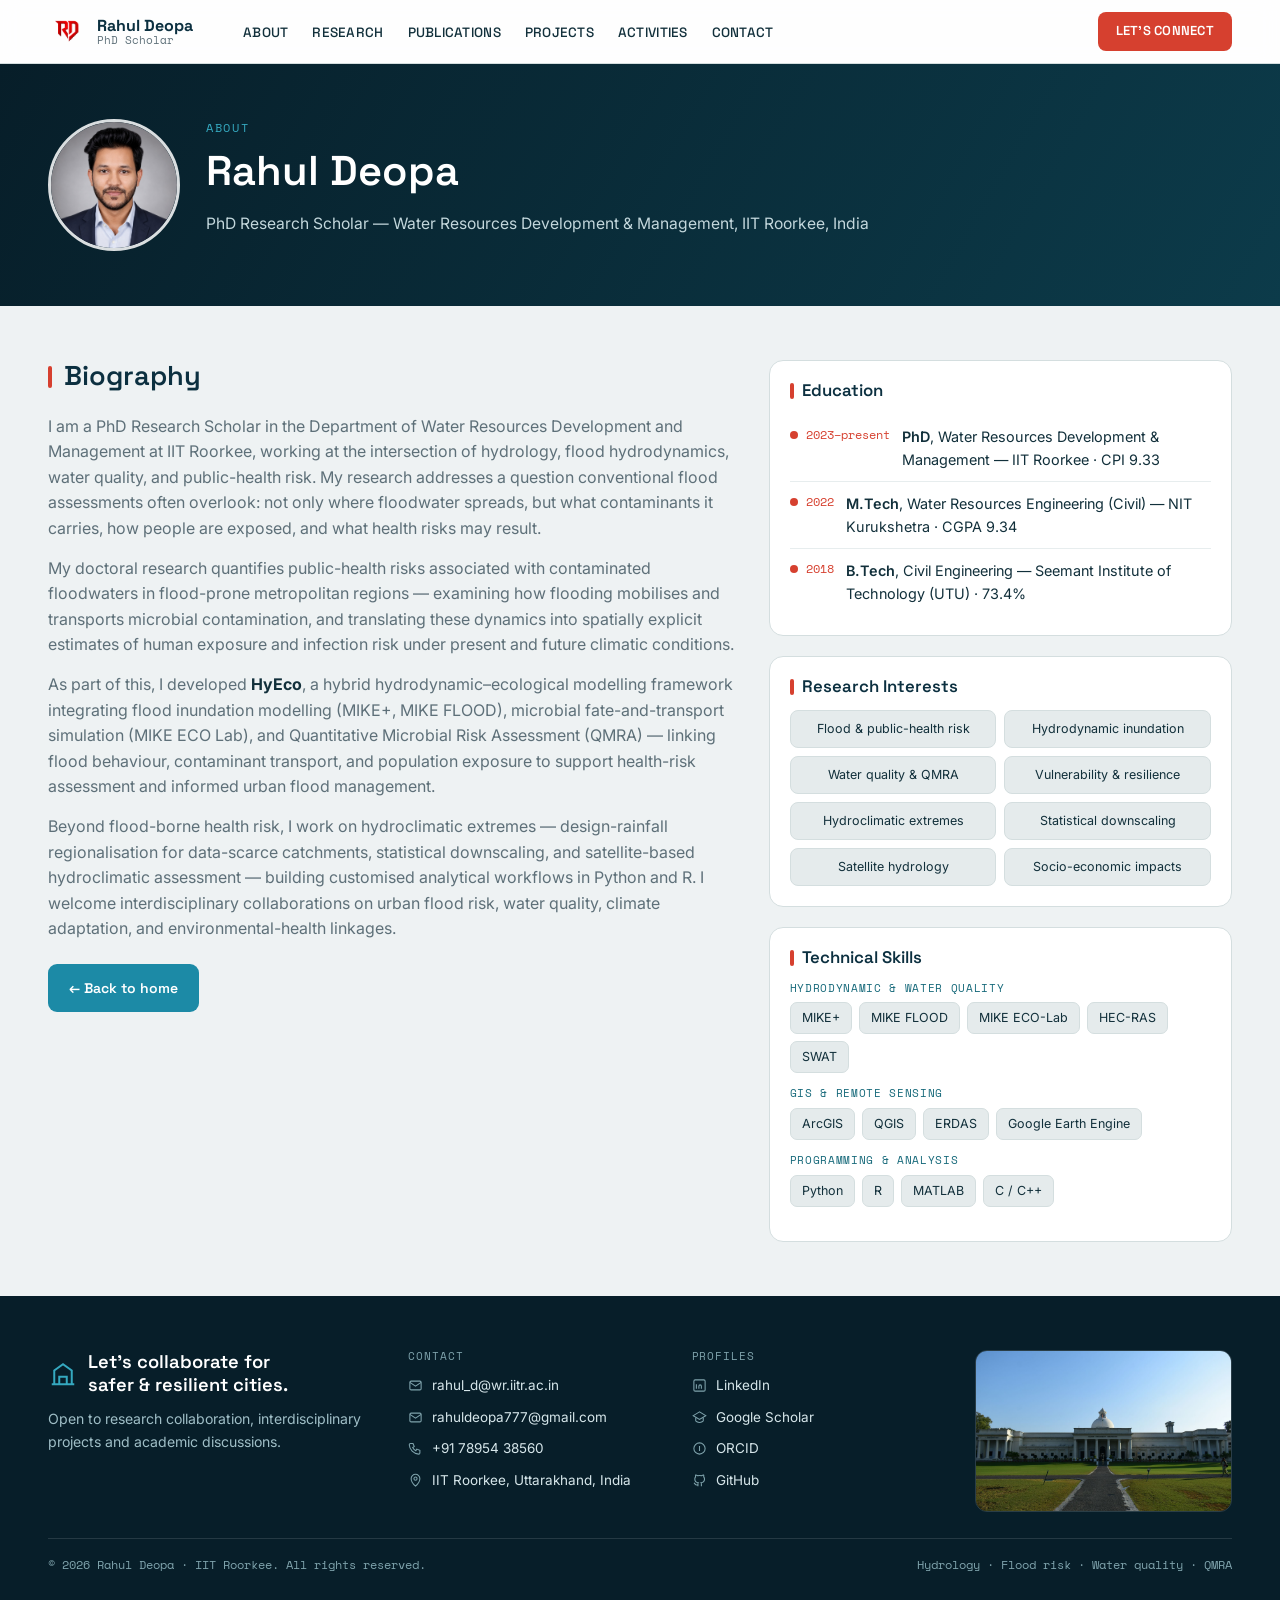
<file: about.html>
<!DOCTYPE html>
<html lang="en">
<head>
<meta charset="UTF-8">
<meta name="viewport" content="width=device-width, initial-scale=1.0">
<title>About — Rahul Deopa</title>
<meta name="description" content="About Rahul Deopa — PhD Research Scholar at IIT Roorkee working on hydrodynamic flood modelling, water quality and public-health risk (QMRA).">
<link rel="icon" type="image/png" href="assets/logo.png">
<link rel="preconnect" href="https://fonts.googleapis.com">
<link rel="preconnect" href="https://fonts.gstatic.com" crossorigin>
<link href="https://fonts.googleapis.com/css2?family=Space+Grotesk:wght@400;500;600;700&family=Inter:wght@400;500;600&family=Space+Mono:wght@400;700&display=swap" rel="stylesheet">
<link rel="stylesheet" href="styles.css">
<style>
  .about-hero{background:linear-gradient(120deg,#071E29,#0C3B4A);color:#fff;padding:clamp(2.2rem,5vw,3.4rem) 0;}
  .about-hero .grid{display:grid;grid-template-columns:auto 1fr;gap:26px;align-items:center;}
  .about-hero .pic{width:clamp(96px,12vw,132px);aspect-ratio:1;border-radius:50%;overflow:hidden;border:3px solid rgba(255,255,255,.85);flex:none;}
  .about-hero .pic img{width:100%;height:100%;object-fit:cover;}
  .about-hero h1{font-size:clamp(1.8rem,4vw,2.6rem);color:#fff;margin:6px 0;}
  .about-hero .eyebrow{color:var(--water);}
  .about-hero .sub{color:#C3D7DC;font-size:.98rem;}
  .about-body{display:grid;grid-template-columns:1.5fr 1fr;gap:26px;align-items:start;}
  .about-body .bio p{color:var(--slate);margin:0 0 14px;}
  .about-body .bio p b{color:var(--ink);}
  @media(max-width:900px){.about-hero .grid{grid-template-columns:1fr;text-align:center;}.about-hero .pic{margin:0 auto;}.about-body{grid-template-columns:1fr;}}
</style>
</head>
<body>
<a class="skip" href="#bio">Skip to content</a>

<header>
  <nav class="nav">
    <a class="brand" href="index.html"><img src="assets/logo.png" alt="RD logo"><span class="brand-txt"><b>Rahul Deopa</b><em>PhD Scholar</em></span></a>
    <ul class="menu" id="menu">
      <li><a href="about.html">About</a></li>
      <li><a href="index.html#research">Research</a></li>
      <li><a href="index.html#publications">Publications</a></li>
      <li><a href="index.html#projects">Projects</a></li>
      <li><a href="index.html#journey">Activities</a></li>
      <li><a href="index.html#contact">Contact</a></li>
    </ul>
    <a class="connect" href="index.html#contact">Let's Connect</a>
    <button class="burger" id="burger" aria-label="Toggle menu" aria-expanded="false">MENU</button>
  </nav>
</header>

<div class="about-hero">
  <div class="wrap">
    <div class="grid">
      <div class="pic"><img src="assets/headshot.jpg" alt="Rahul Deopa"></div>
      <div>
        <p class="eyebrow">About</p>
        <h1>Rahul Deopa</h1>
        <p class="sub">PhD Research Scholar — Water Resources Development &amp; Management, IIT Roorkee, India</p>
      </div>
    </div>
  </div>
</div>

<section id="bio">
  <div class="wrap">
    <div class="about-body">
      <div class="bio">
        <div class="tab"><h2>Biography</h2></div>
        <p>I am a PhD Research Scholar in the Department of Water Resources Development and Management at IIT Roorkee, working at the intersection of hydrology, flood hydrodynamics, water quality, and public-health risk. My research addresses a question conventional flood assessments often overlook: not only where floodwater spreads, but what contaminants it carries, how people are exposed, and what health risks may result.</p>
        <p>My doctoral research quantifies public-health risks associated with contaminated floodwaters in flood-prone metropolitan regions — examining how flooding mobilises and transports microbial contamination, and translating these dynamics into spatially explicit estimates of human exposure and infection risk under present and future climatic conditions.</p>
        <p>As part of this, I developed <b>HyEco</b>, a hybrid hydrodynamic–ecological modelling framework integrating flood inundation modelling (MIKE+, MIKE FLOOD), microbial fate-and-transport simulation (MIKE ECO Lab), and Quantitative Microbial Risk Assessment (QMRA) — linking flood behaviour, contaminant transport, and population exposure to support health-risk assessment and informed urban flood management.</p>
        <p>Beyond flood-borne health risk, I work on hydroclimatic extremes — design-rainfall regionalisation for data-scarce catchments, statistical downscaling, and satellite-based hydroclimatic assessment — building customised analytical workflows in Python and R. I welcome interdisciplinary collaborations on urban flood risk, water quality, climate adaptation, and environmental-health linkages.</p>
        <p style="margin-top:22px"><a class="btn btn-primary" href="index.html" style="color:#fff">← Back to home</a></p>
      </div>

      <div>
        <div class="panel-card" style="margin-bottom:20px">
          <h3>Education</h3>
          <div class="edu-item"><span class="dot">2023–present</span><span class="d"><b>PhD</b>, Water Resources Development &amp; Management — IIT Roorkee · CPI 9.33</span></div>
          <div class="edu-item"><span class="dot">2022</span><span class="d"><b>M.Tech</b>, Water Resources Engineering (Civil) — NIT Kurukshetra · CGPA 9.34</span></div>
          <div class="edu-item"><span class="dot">2018</span><span class="d"><b>B.Tech</b>, Civil Engineering — Seemant Institute of Technology (UTU) · 73.4%</span></div>
        </div>
        <div class="panel-card" style="margin-bottom:20px">
          <h3>Research Interests</h3>
          <div class="int-grid">
            <span class="int">Flood &amp; public-health risk</span>
            <span class="int">Hydrodynamic inundation</span>
            <span class="int">Water quality &amp; QMRA</span>
            <span class="int">Vulnerability &amp; resilience</span>
            <span class="int">Hydroclimatic extremes</span>
            <span class="int">Statistical downscaling</span>
            <span class="int">Satellite hydrology</span>
            <span class="int">Socio-economic impacts</span>
          </div>
        </div>
        <div class="panel-card">
          <h3>Technical Skills</h3>
          <div class="skillgrp"><h4>Hydrodynamic &amp; Water Quality</h4><div class="chips"><span class="chip">MIKE+</span><span class="chip">MIKE FLOOD</span><span class="chip">MIKE ECO-Lab</span><span class="chip">HEC-RAS</span><span class="chip">SWAT</span></div></div>
          <div class="skillgrp"><h4>GIS &amp; Remote Sensing</h4><div class="chips"><span class="chip">ArcGIS</span><span class="chip">QGIS</span><span class="chip">ERDAS</span><span class="chip">Google Earth Engine</span></div></div>
          <div class="skillgrp"><h4>Programming &amp; Analysis</h4><div class="chips"><span class="chip">Python</span><span class="chip">R</span><span class="chip">MATLAB</span><span class="chip">C / C++</span></div></div>
        </div>
      </div>
    </div>
  </div>
</section>

<footer id="contact">
  <div class="wrap">
    <div class="foot-grid">
      <div class="foot-lead">
        <div class="em"><svg viewBox="0 0 24 24" fill="none" stroke="currentColor" stroke-width="1.6"><path d="M3 21h18M5 21V10l7-5 7 5v11M9 21v-6h6v6"/></svg>
          <h3>Let's collaborate for<br>safer &amp; resilient cities.</h3></div>
        <p>Open to research collaboration, interdisciplinary projects and academic discussions.</p>
      </div>
      <div class="foot-col">
        <h4>Contact</h4>
        <a href="mailto:rahul_d@wr.iitr.ac.in"><svg viewBox="0 0 24 24" fill="none" stroke="currentColor" stroke-width="1.7"><rect x="3" y="5" width="18" height="14" rx="2"/><path d="m3 7 9 6 9-6"/></svg>rahul_d@wr.iitr.ac.in</a>
        <a href="mailto:rahuldeopa777@gmail.com"><svg viewBox="0 0 24 24" fill="none" stroke="currentColor" stroke-width="1.7"><rect x="3" y="5" width="18" height="14" rx="2"/><path d="m3 7 9 6 9-6"/></svg>rahuldeopa777@gmail.com</a>
        <a href="tel:+917895438560"><svg viewBox="0 0 24 24" fill="none" stroke="currentColor" stroke-width="1.7"><path d="M4 4h4l2 5-2.5 1.5a11 11 0 0 0 5 5L14 13l5 2v4a2 2 0 0 1-2 2A16 16 0 0 1 2 6a2 2 0 0 1 2-2Z"/></svg>+91 78954 38560</a>
        <p><svg viewBox="0 0 24 24" fill="none" stroke="currentColor" stroke-width="1.7"><path d="M12 21s7-6.5 7-12a7 7 0 1 0-14 0c0 5.5 7 12 7 12Z"/><circle cx="12" cy="9" r="2.5"/></svg>IIT Roorkee, Uttarakhand, India</p>
      </div>
      <div class="foot-col">
        <h4>Profiles</h4>
        <a href="https://www.linkedin.com/in/rahuldeopaiitr/" target="_blank" rel="noopener"><svg viewBox="0 0 24 24" fill="none" stroke="currentColor" stroke-width="1.7"><rect x="3" y="3" width="18" height="18" rx="2"/><path d="M7 10v7M7 7v.01M11 17v-4a2 2 0 0 1 4 0v4M15 17v-4"/></svg>LinkedIn</a>
        <a href="https://scholar.google.com/citations?hl=en&amp;user=qx3Ynx4AAAAJ&amp;view_op=list_works&amp;sortby=pubdate" target="_blank" rel="noopener"><svg viewBox="0 0 24 24" fill="none" stroke="currentColor" stroke-width="1.7"><path d="M12 3 2 9l10 6 10-6-10-6Z"/><path d="M6 12v5c0 1 3 3 6 3s6-2 6-3v-5"/></svg>Google Scholar</a>
        <a href="https://orcid.org/0009-0009-0060-3227" target="_blank" rel="noopener"><svg viewBox="0 0 24 24" fill="none" stroke="currentColor" stroke-width="1.7"><circle cx="12" cy="12" r="9"/><path d="M12 8v8M9 8h.01"/></svg>ORCID</a>
        <a href="https://github.com/rahuldeopaiitr" target="_blank" rel="noopener"><svg viewBox="0 0 24 24" fill="none" stroke="currentColor" stroke-width="1.7"><path d="M9 19c-4 1.5-4-2.5-6-3m12 5v-3.5c0-1 .1-1.4-.5-2 2.8-.3 5.5-1.4 5.5-6a4.6 4.6 0 0 0-1.3-3.2 4.3 4.3 0 0 0-.1-3.2s-1-.3-3.4 1.3a11.6 11.6 0 0 0-6 0C6.9 2.8 5.9 3.1 5.9 3.1a4.3 4.3 0 0 0-.1 3.2A4.6 4.6 0 0 0 4.5 9.5c0 4.6 2.7 5.7 5.5 6-.6.6-.6 1.2-.5 2V21"/></svg>GitHub</a>
      </div>
      <div class="foot-col"><div class="foot-photo"><img src="assets/iitr.jpg" alt="IIT Roorkee" onerror="this.parentElement.style.display='none'"></div></div>
    </div>
    <div class="foot-bottom">
      <span>© <span id="yr"></span> Rahul Deopa · IIT Roorkee. All rights reserved.</span>
      <span>Hydrology · Flood risk · Water quality · QMRA</span>
    </div>
  </div>
</footer>

<script>
  document.getElementById('yr').textContent=new Date().getFullYear();
  (function(){var b=document.getElementById('burger'),m=document.getElementById('menu');
   b.addEventListener('click',function(){var o=m.classList.toggle('open');b.setAttribute('aria-expanded',o);});})();
</script>
</body>
</html>
</file>
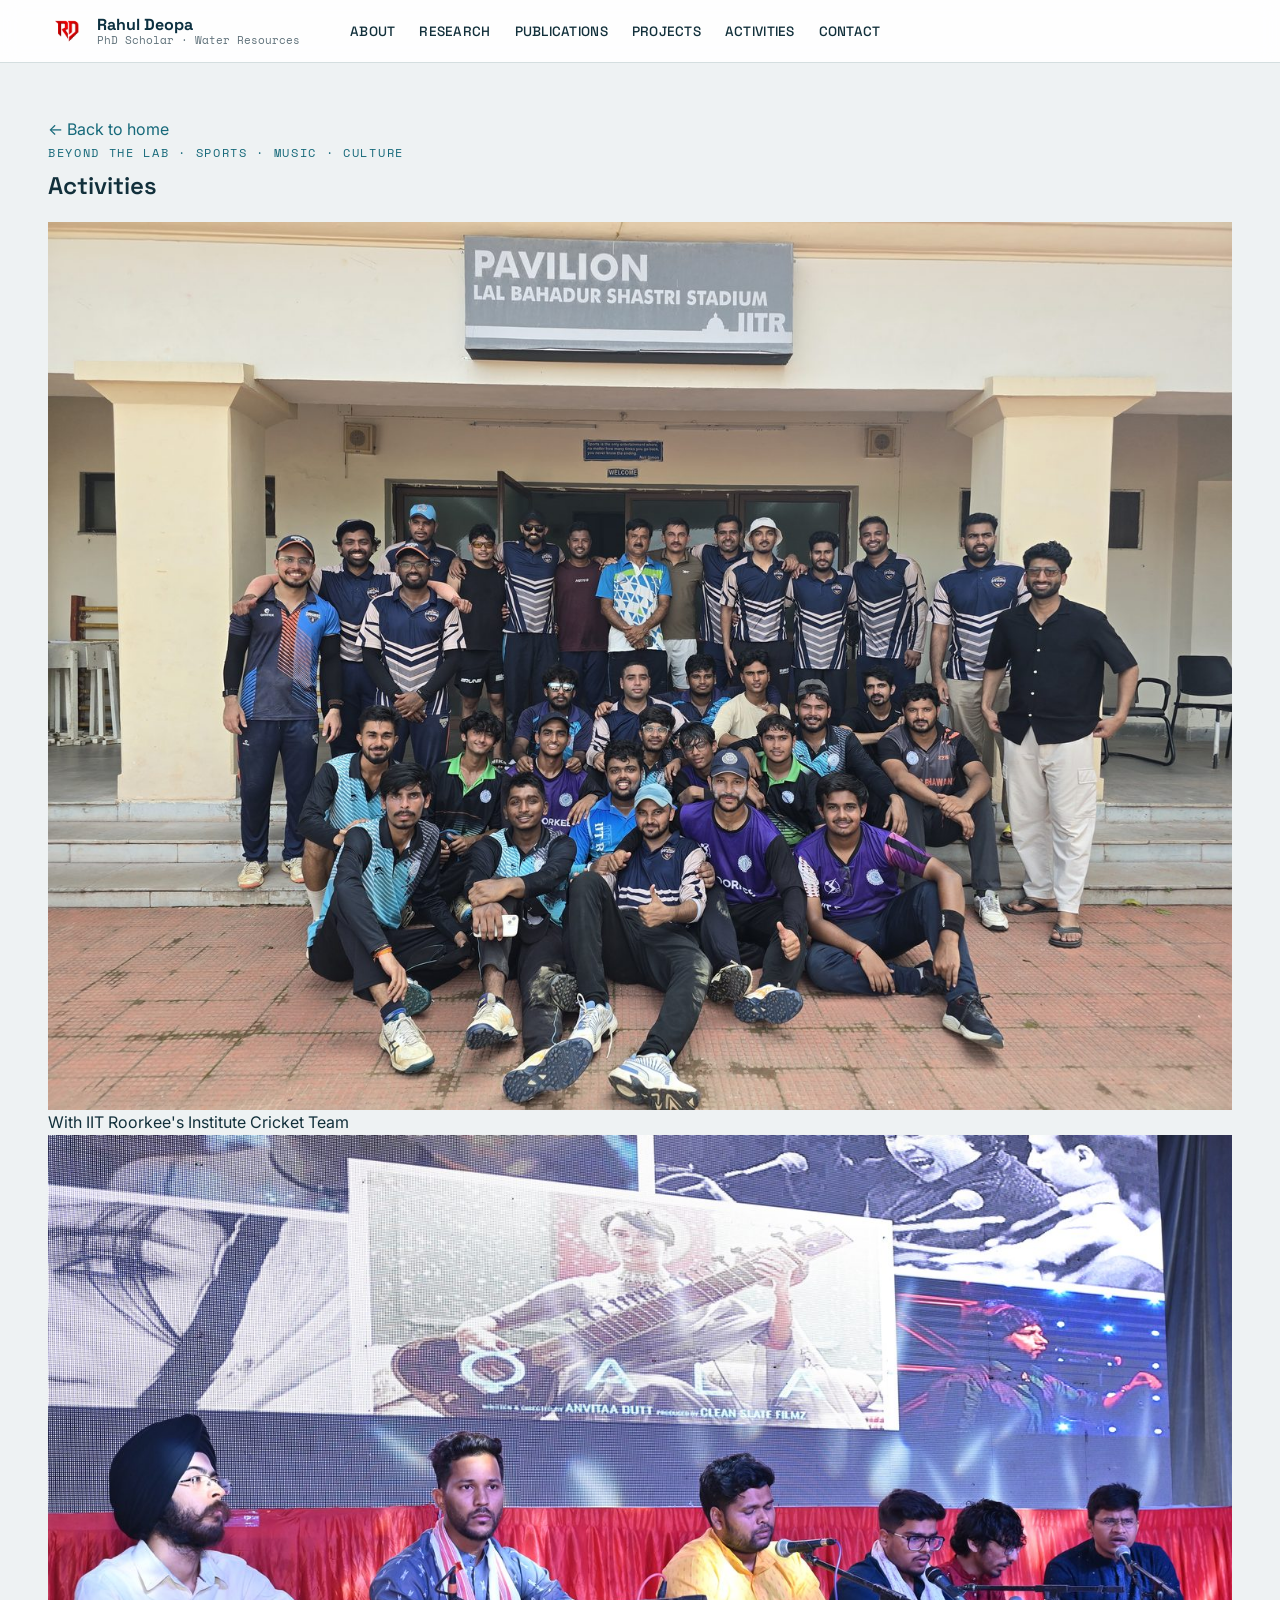
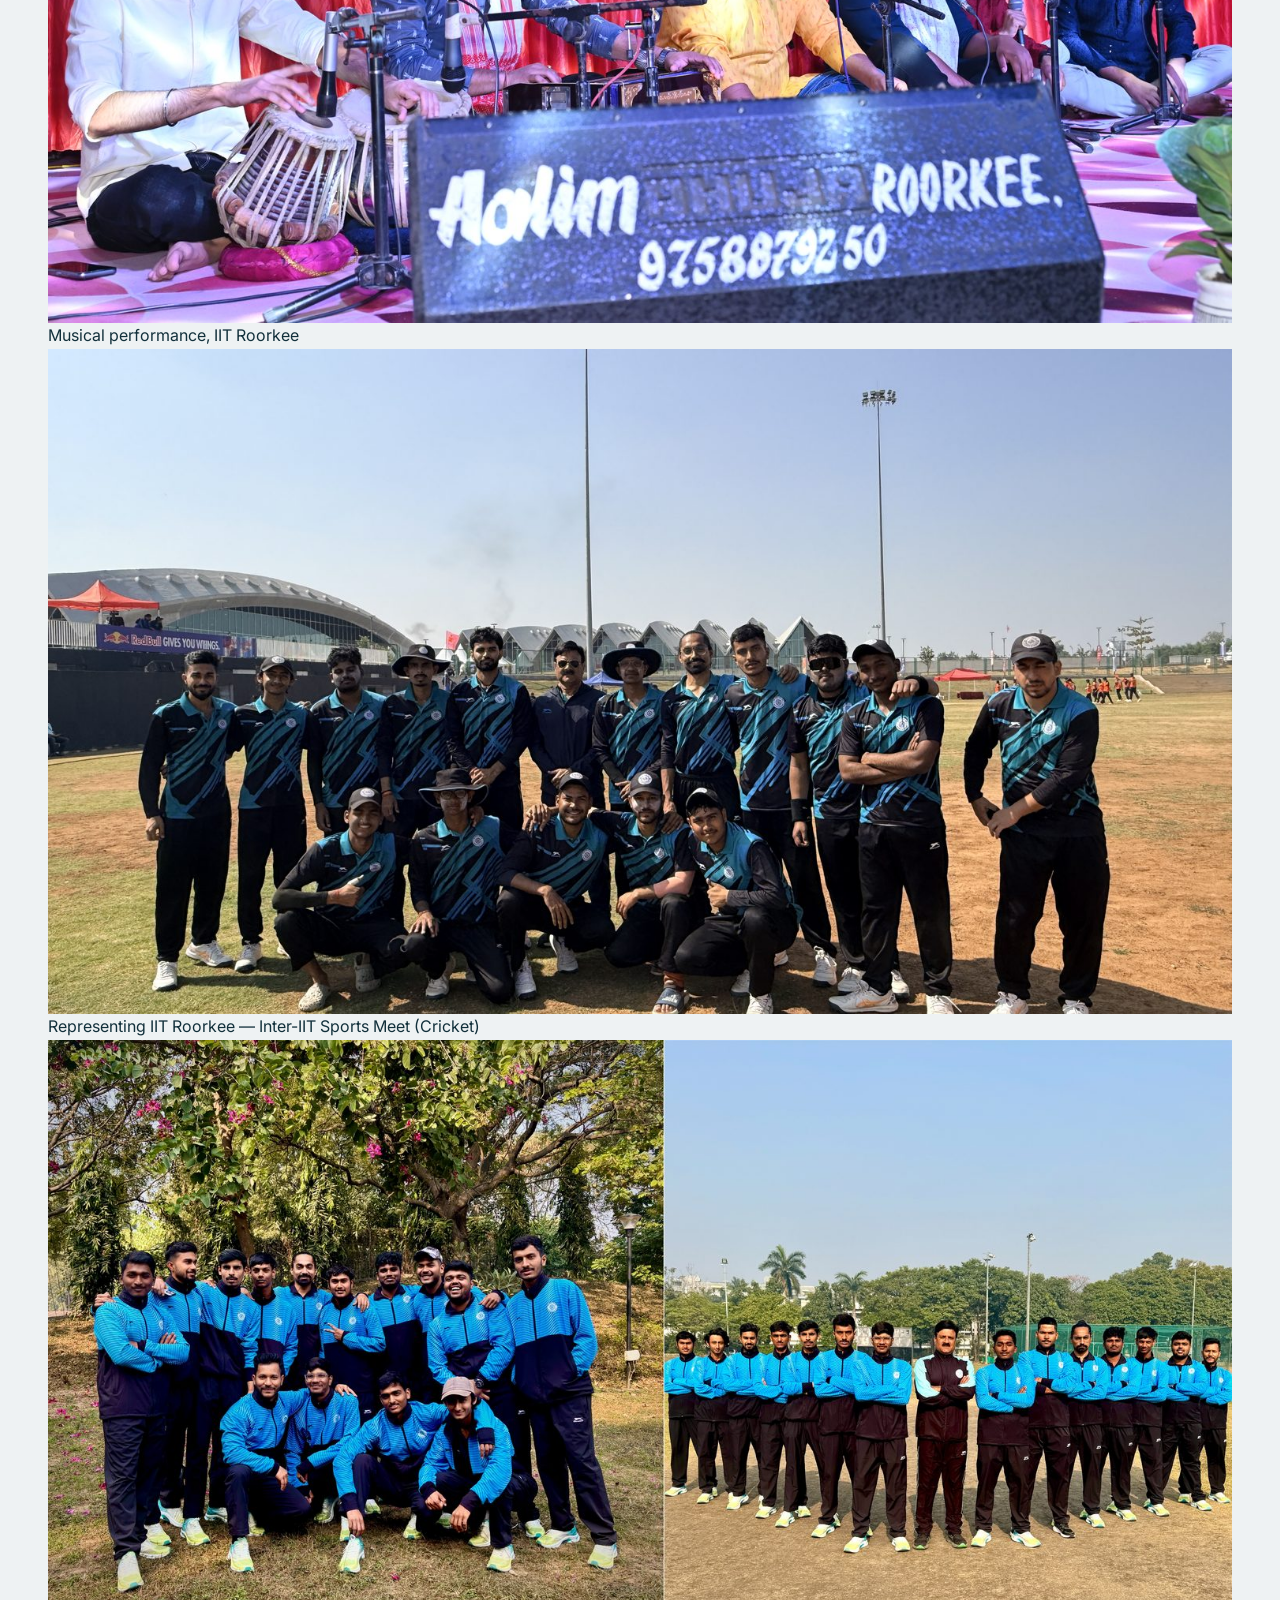
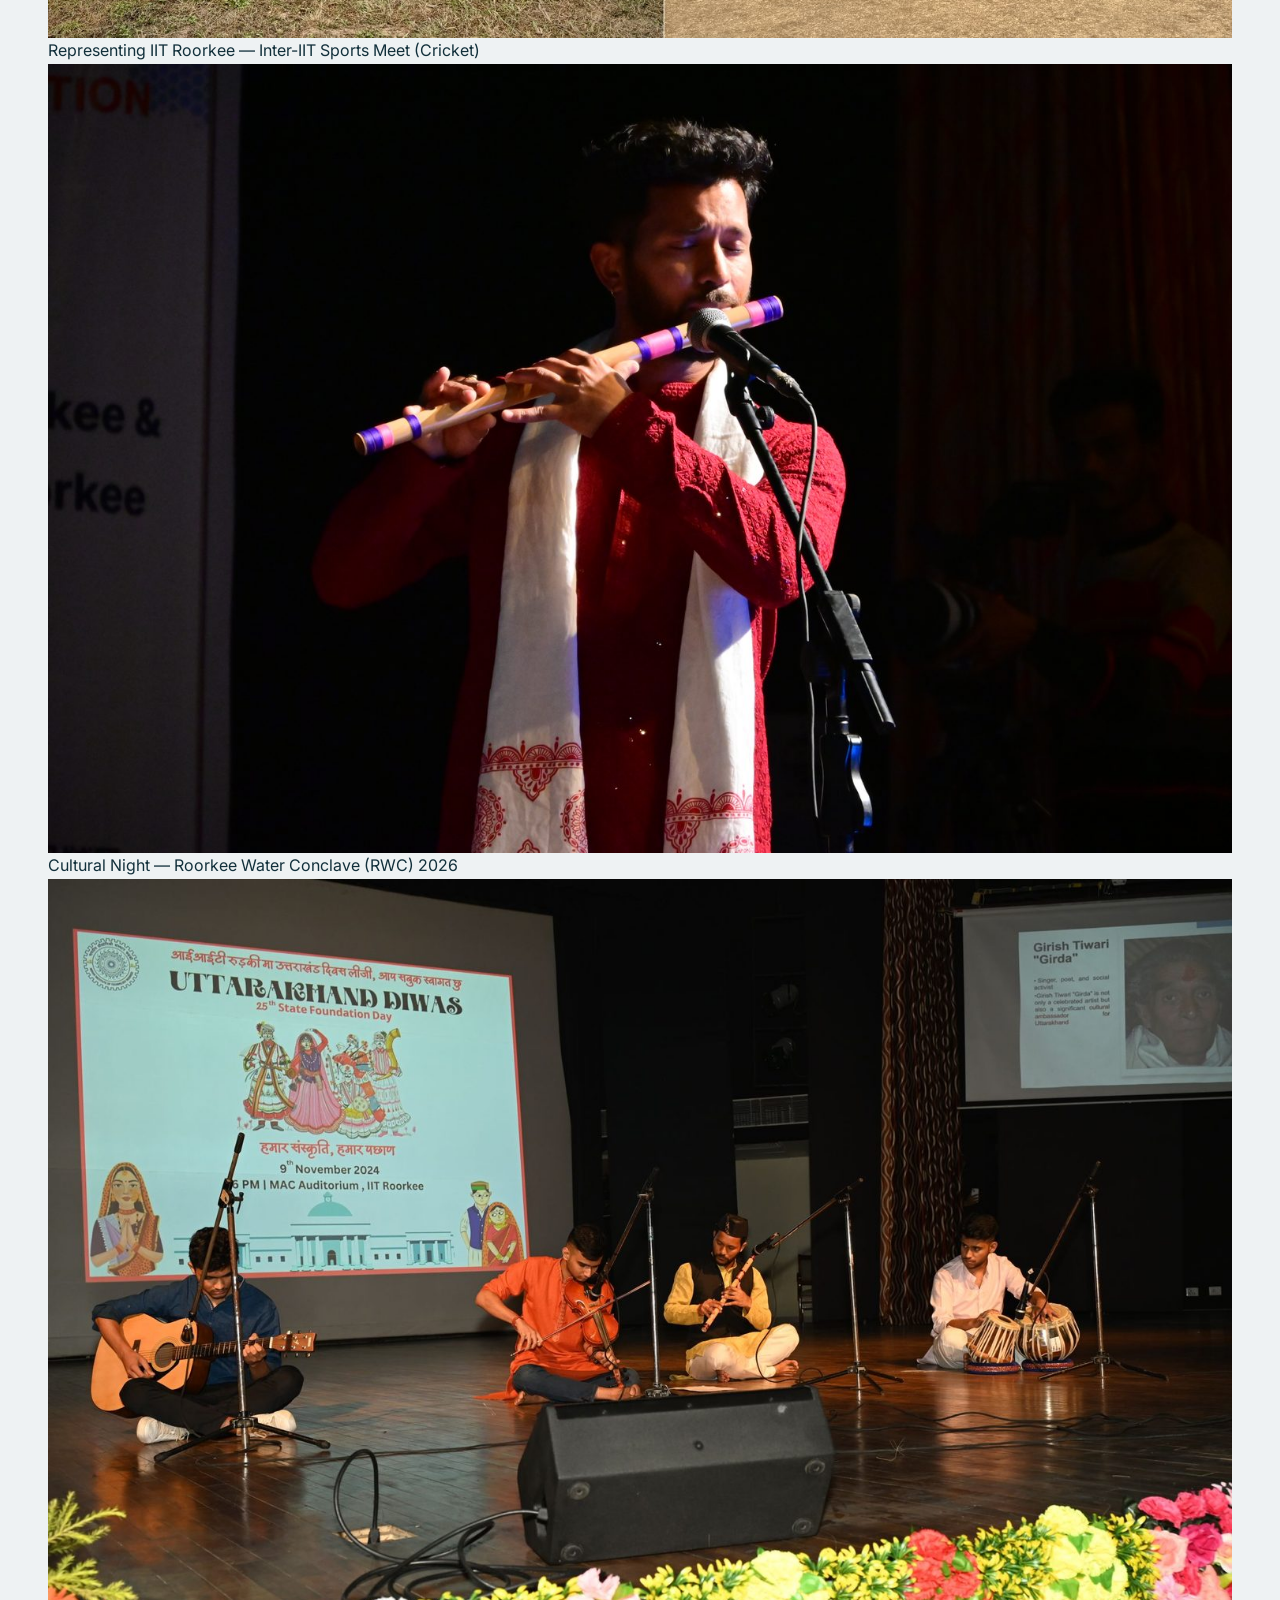
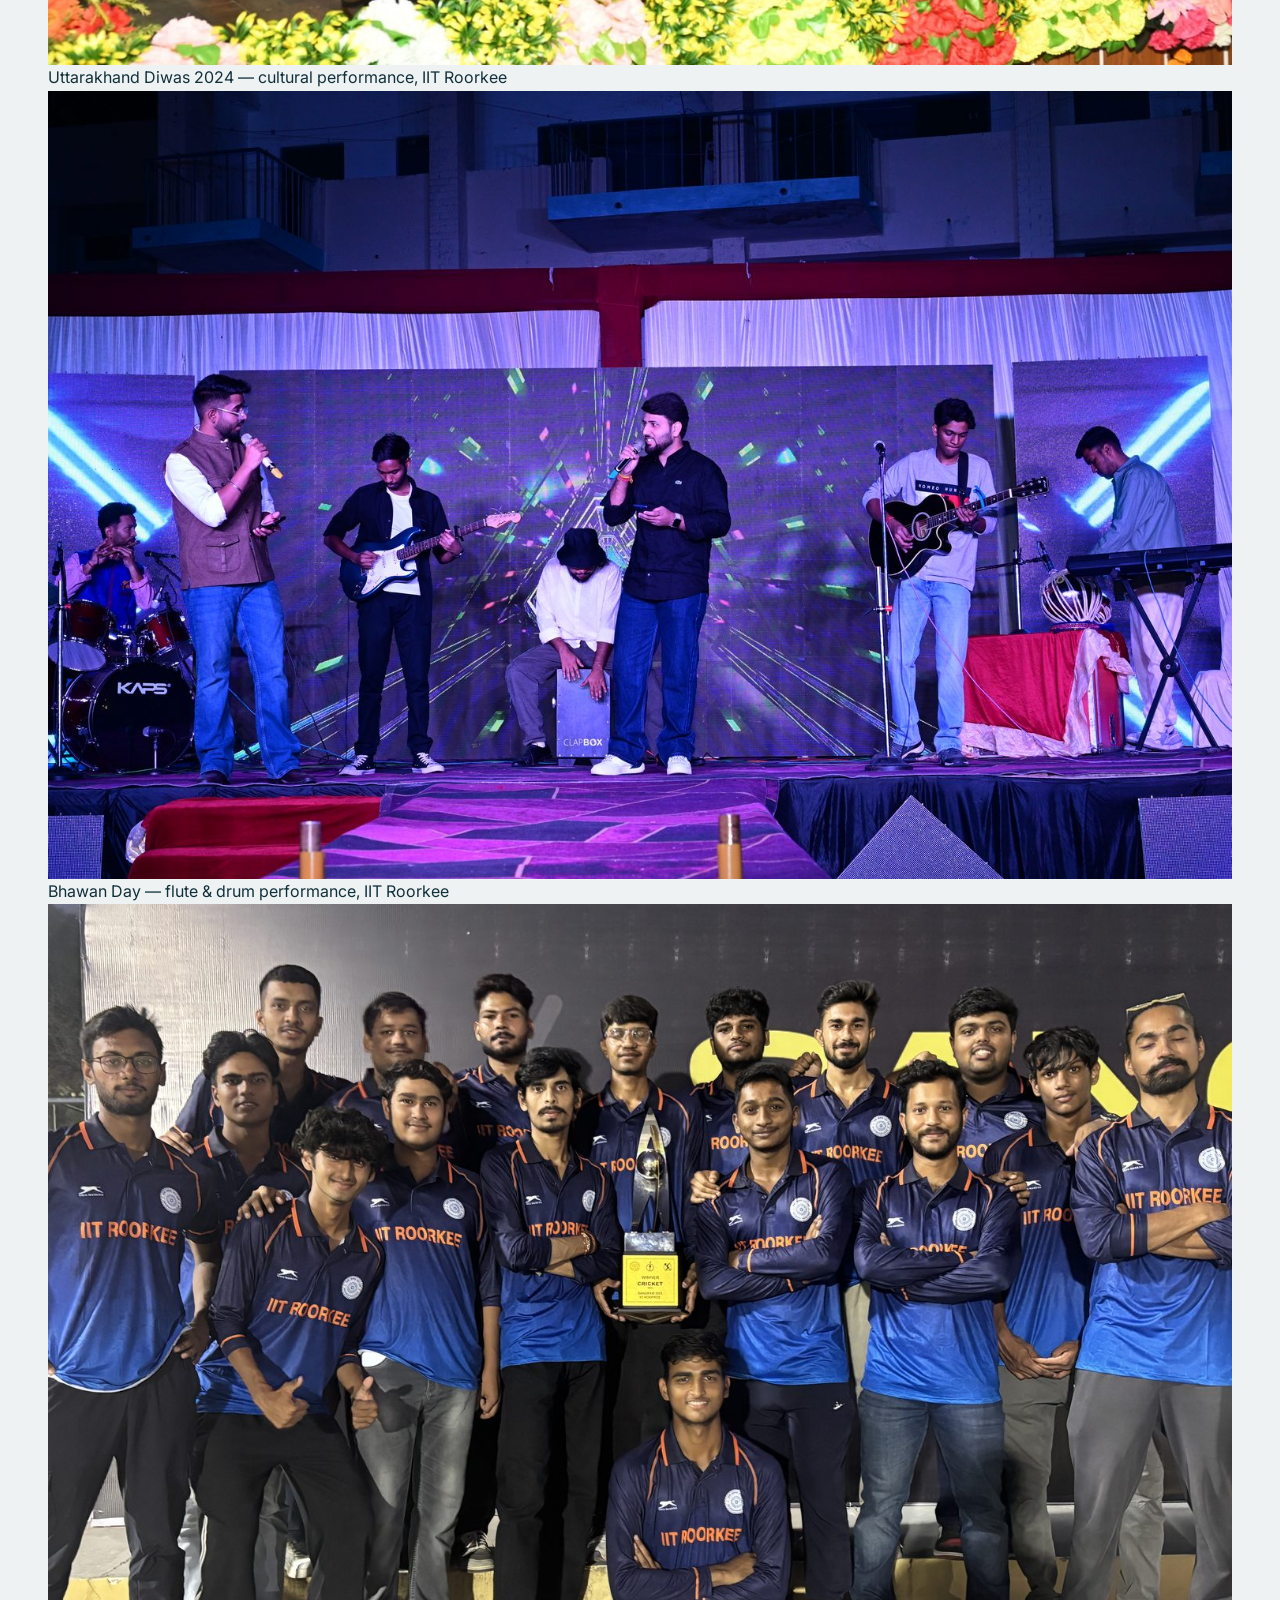
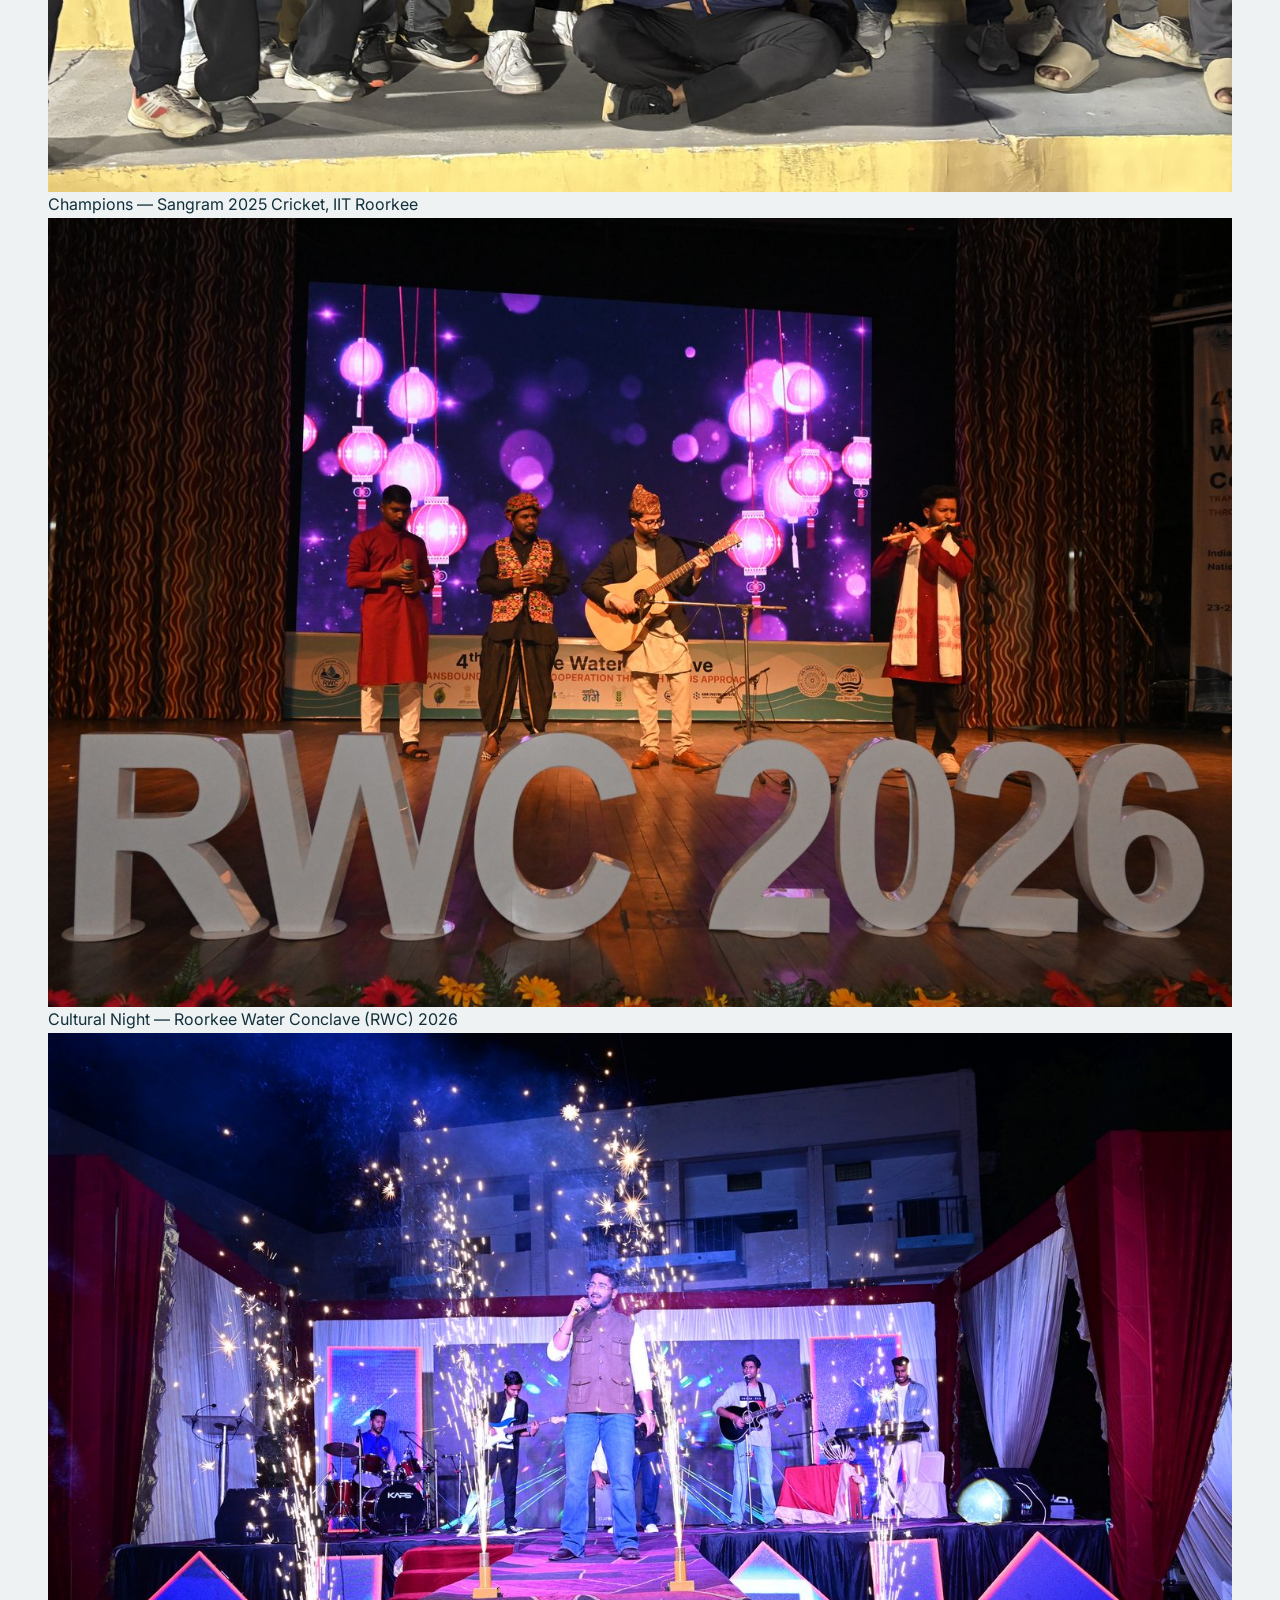
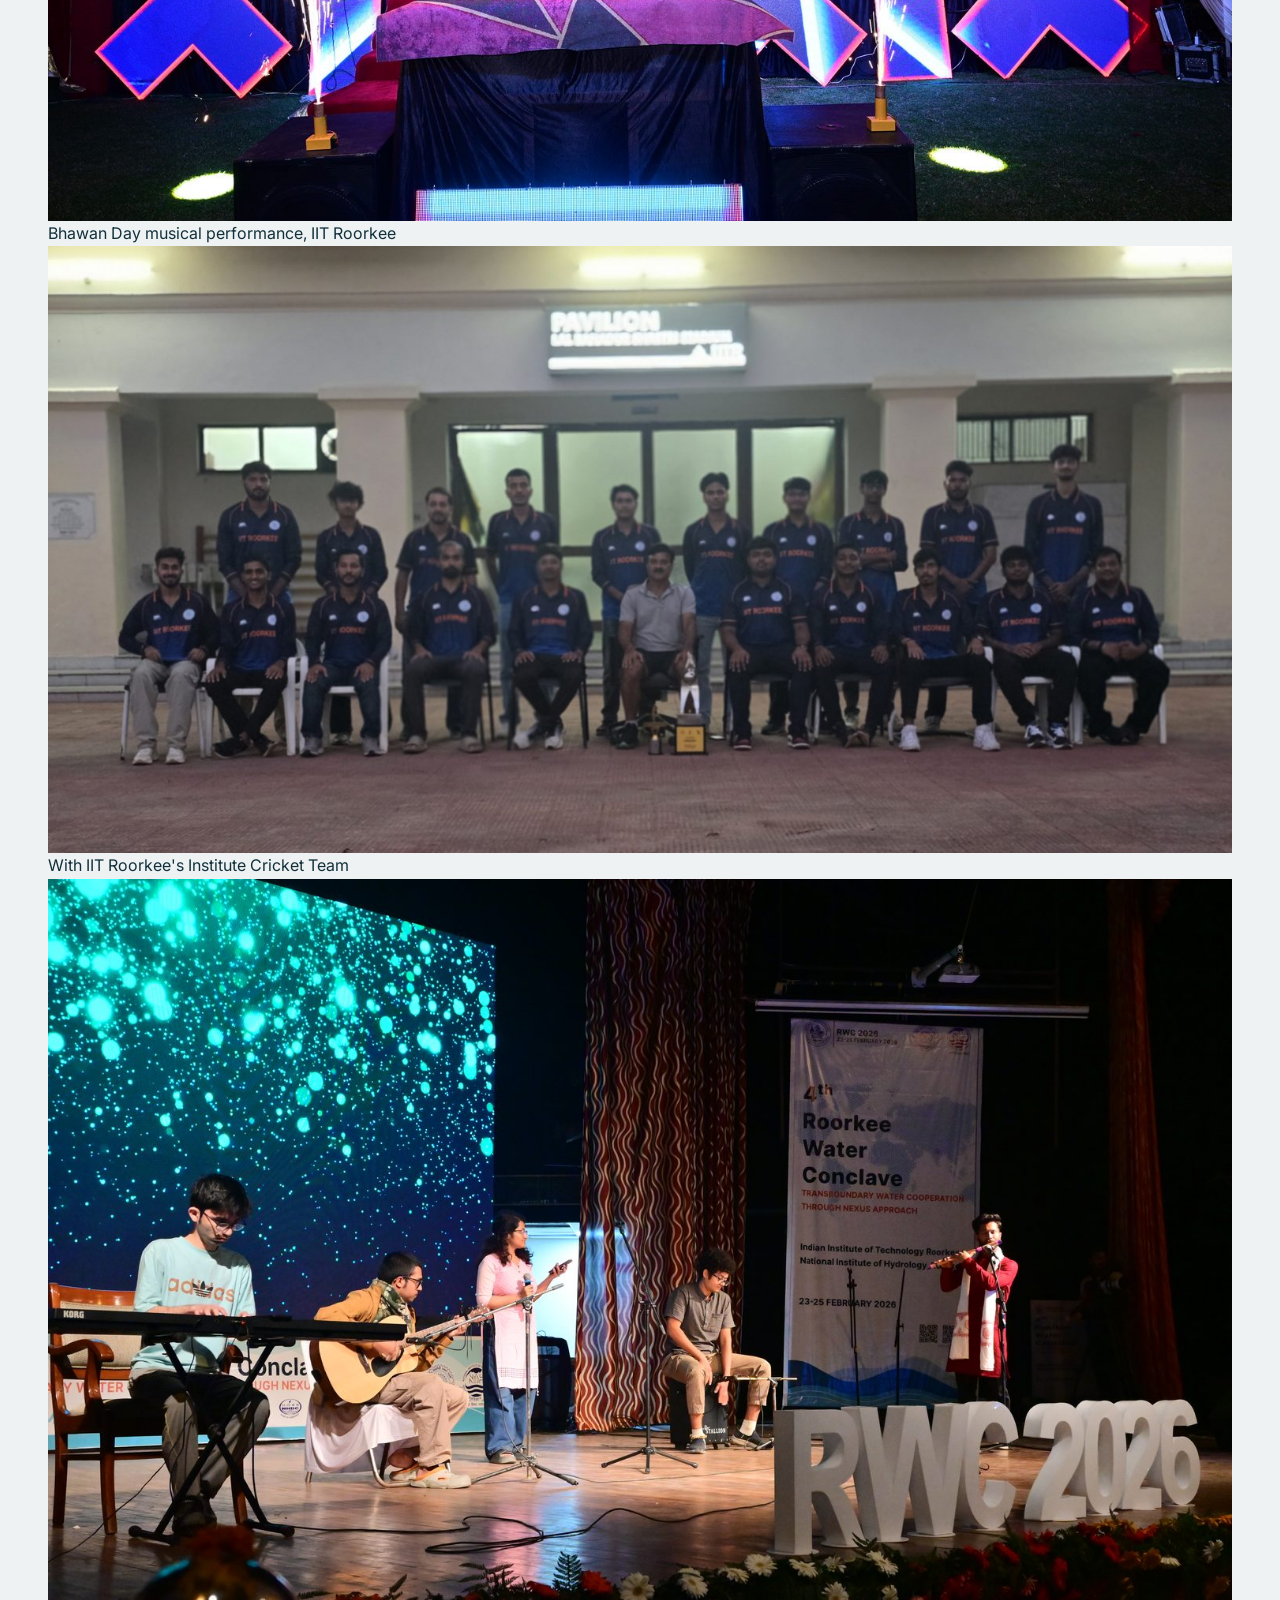
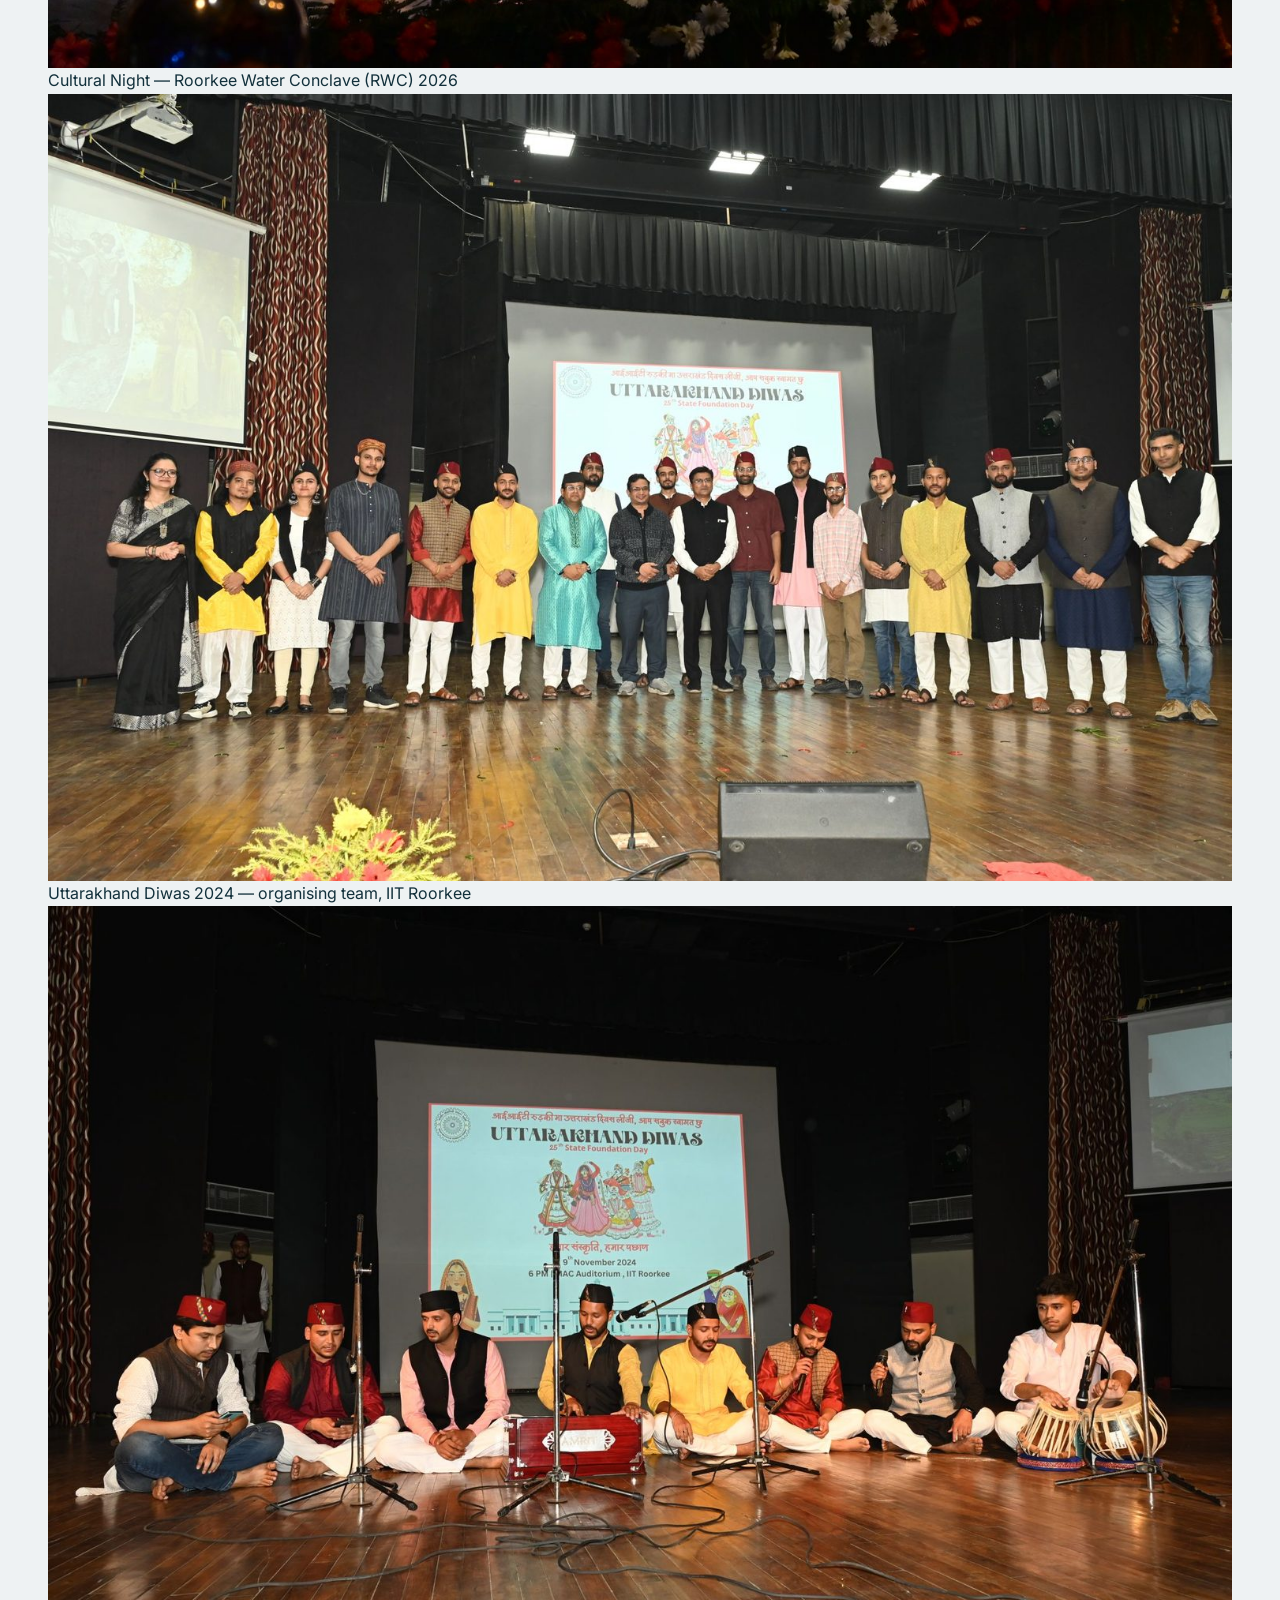
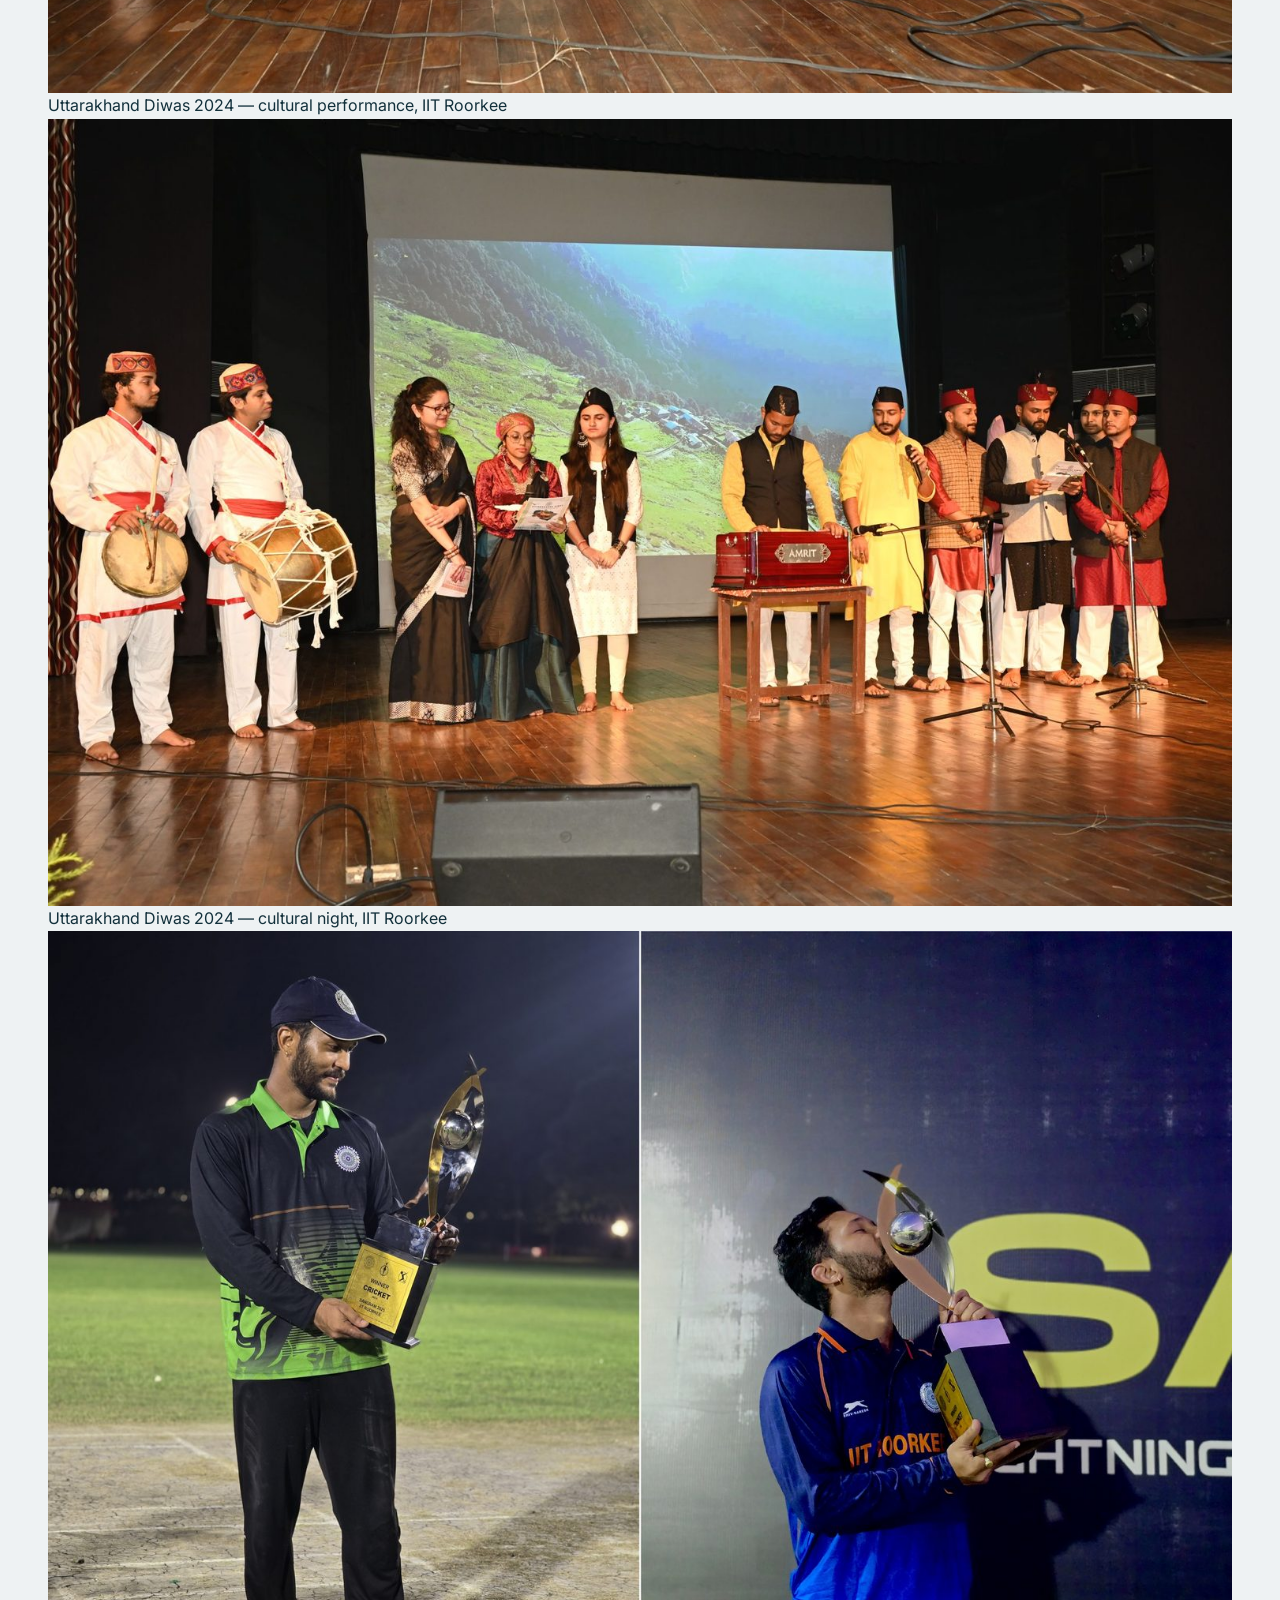
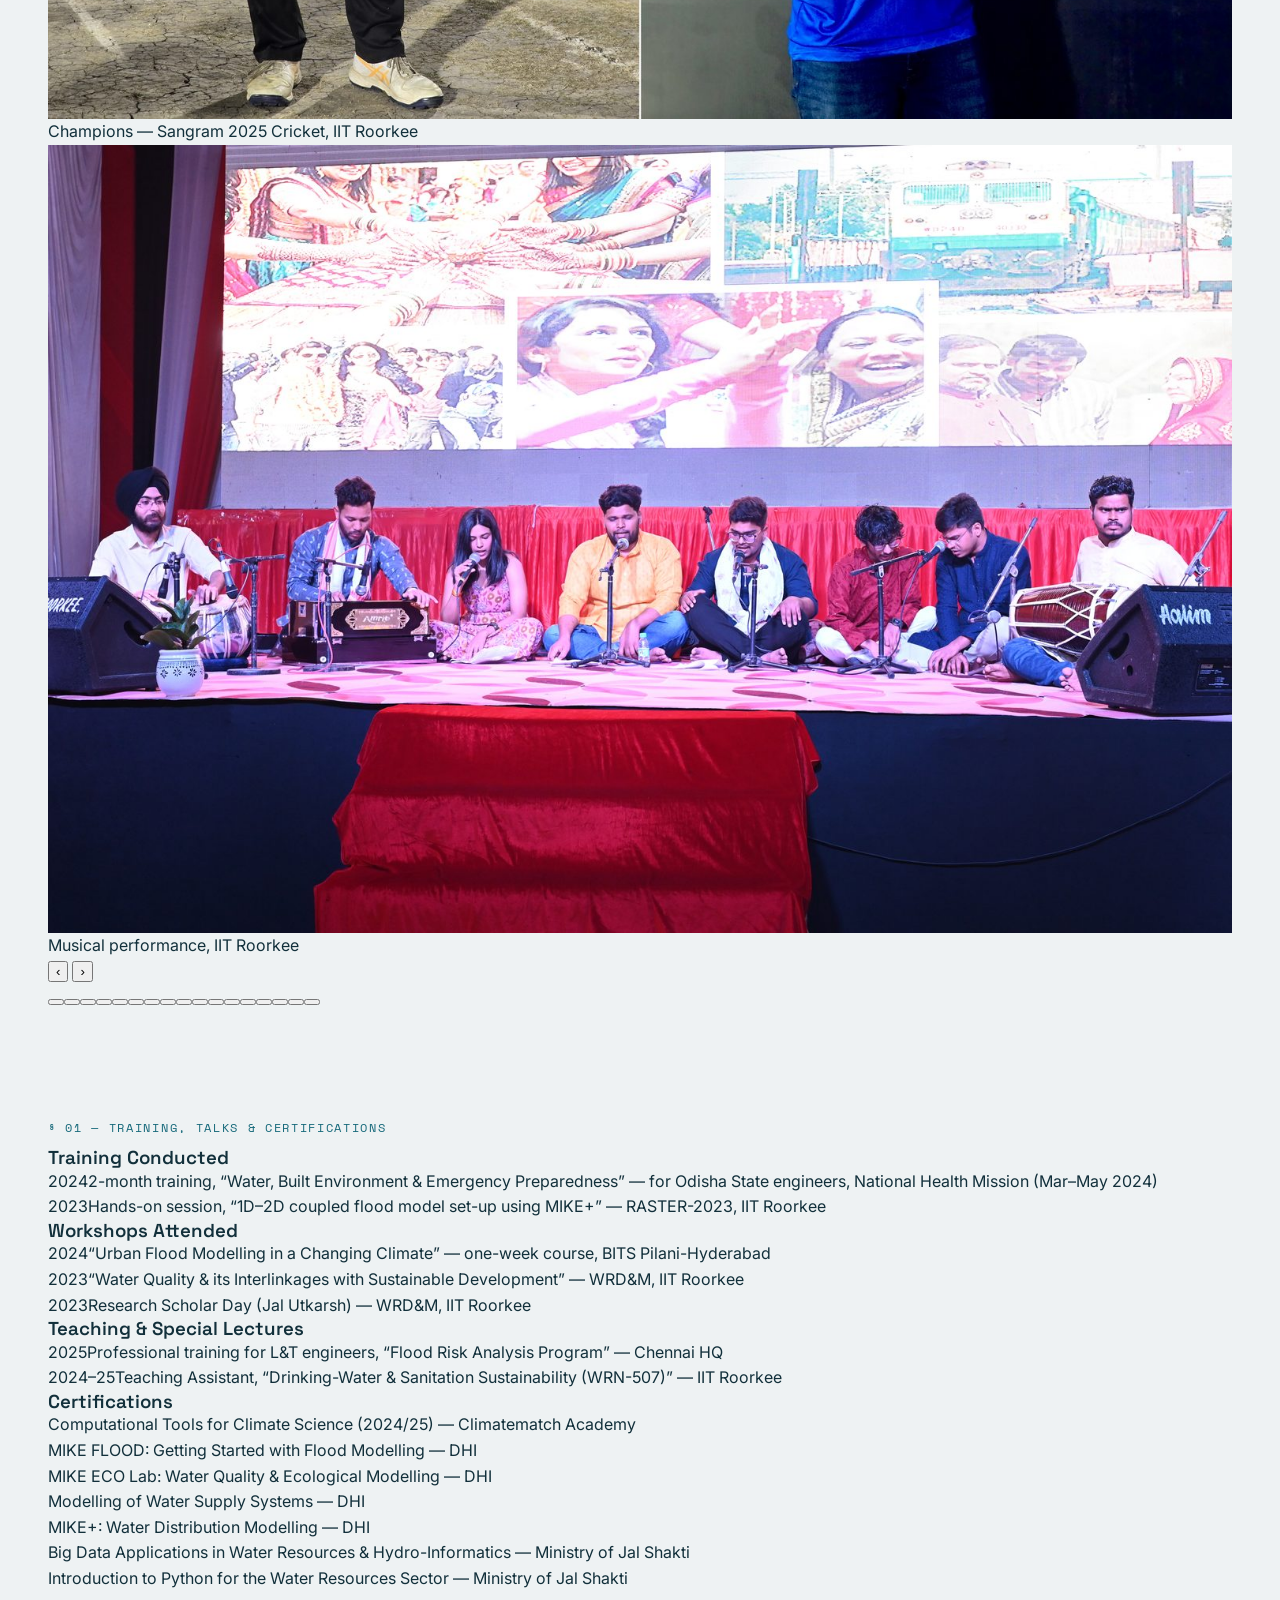
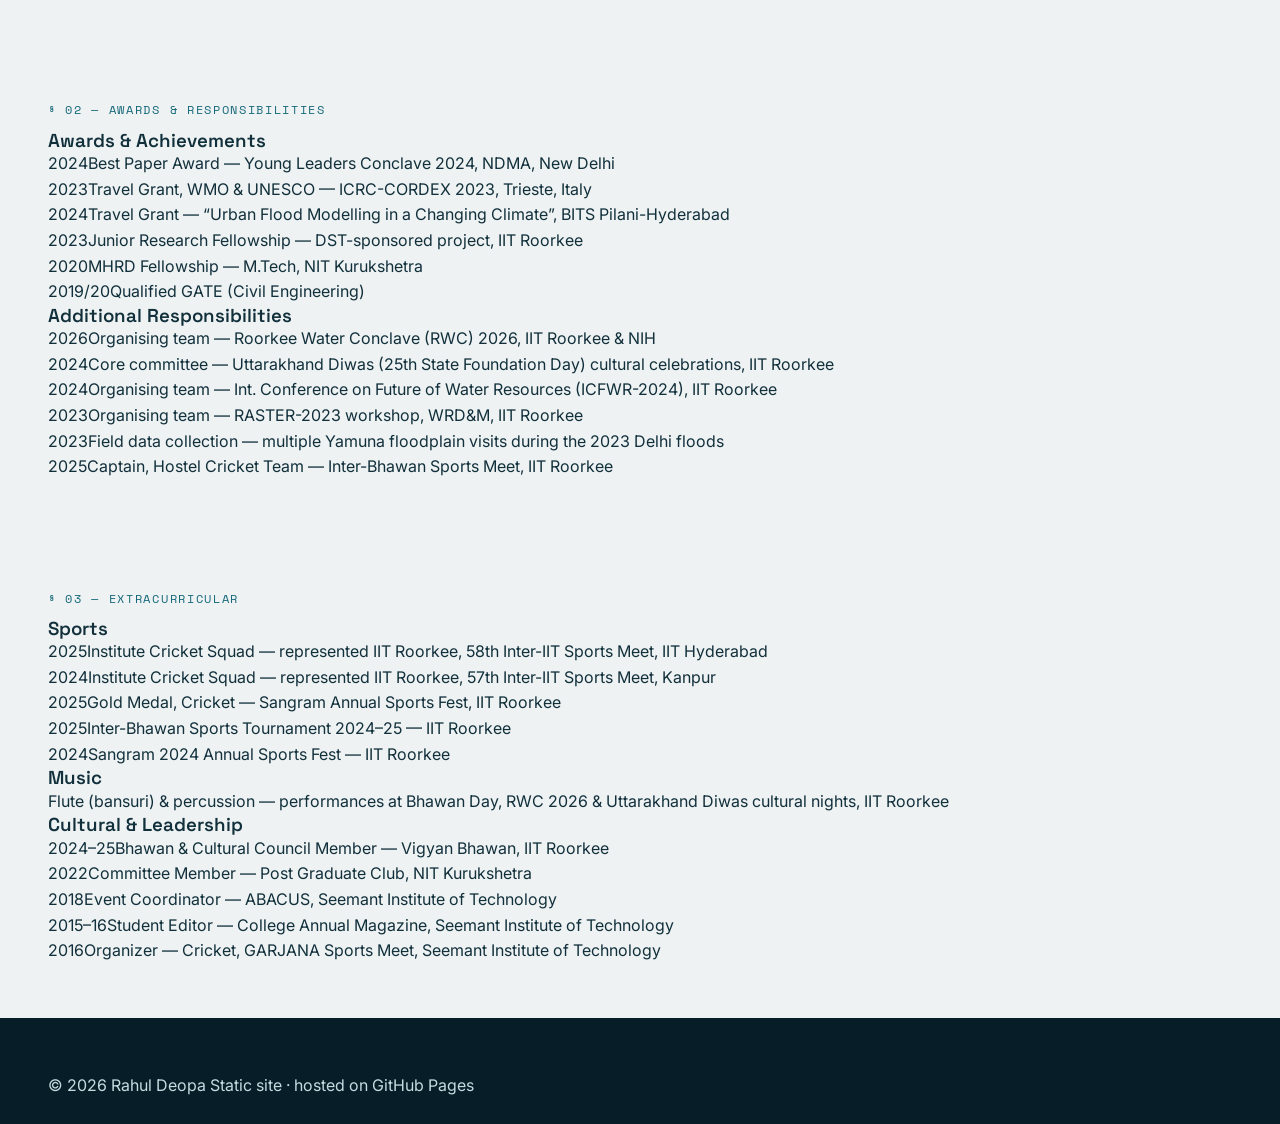
<file: activities.html>
<!DOCTYPE html>
<html lang="en">
<head>
<meta charset="UTF-8">
<meta name="viewport" content="width=device-width, initial-scale=1.0">
<title>Activities — Rahul Deopa</title>
<meta name="description" content="Training, workshops, talks, awards, responsibilities and extracurricular life of Rahul Deopa, PhD Scholar, IIT Roorkee.">
<link rel="icon" type="image/png" href="assets/logo.png">
<link rel="preconnect" href="https://fonts.googleapis.com">
<link rel="preconnect" href="https://fonts.gstatic.com" crossorigin>
<link href="https://fonts.googleapis.com/css2?family=Space+Grotesk:wght@400;500;600;700&family=Inter:wght@400;500;600&family=Space+Mono:wght@400;700&display=swap" rel="stylesheet">
<link rel="stylesheet" href="styles.css">
</head>
<body>
<a class="skip" href="#activities">Skip to content</a>

<header>
  <nav class="nav">
    <a class="brand" href="index.html"><img src="assets/logo.png" alt="RD logo"><span class="brand-txt"><b>Rahul Deopa</b><em>PhD Scholar · Water Resources</em></span></a>
    <ul class="menu" id="menu">
      <li><a href="index.html#about">About</a></li>
      <li><a href="index.html#research">Research</a></li>
      <li><a href="index.html#publications">Publications</a></li>
      <li><a href="index.html#projects">Projects</a></li>
      <li><a href="activities.html" aria-current="page">Activities</a></li>
      <li><a href="index.html#contact">Contact</a></li>
    </ul>
    <button class="burger" id="burger" aria-label="Toggle menu" aria-expanded="false">MENU</button>
  </nav>
</header>

<!-- CO-CURRICULAR SLIDER -->
<section id="activities">
  <div class="wrap">
    <a class="backlink" href="index.html">← Back to home</a>
    <p class="eyebrow">Beyond the Lab · Sports · Music · Culture</p>
    <h2 style="margin-bottom:22px;">Activities</h2>
    <div class="slider-wrap js-slider" data-shuffle="true">
      <div class="slider">
        <div class="slider-track">
          <div class="slide"><div class="stage"><img src="assets/activities/cocurricular-01.jpg" alt="With IIT Roorkee's Institute Cricket Team"></div><div class="cap"><span class="t">With IIT Roorkee's Institute Cricket Team</span></div></div>
          <div class="slide"><div class="stage"><img src="assets/activities/cocurricular-02.jpg" alt="With IIT Roorkee's Institute Cricket Team"></div><div class="cap"><span class="t">With IIT Roorkee's Institute Cricket Team</span></div></div>
          <div class="slide"><div class="stage"><img src="assets/activities/cocurricular-03.jpg" alt="Champions — Sangram 2025 Cricket, IIT Roorkee"></div><div class="cap"><span class="t">Champions — Sangram 2025 Cricket, IIT Roorkee</span></div></div>
          <div class="slide"><div class="stage"><img src="assets/activities/cocurricular-04.jpg" alt="Champions — Sangram 2025 Cricket, IIT Roorkee"></div><div class="cap"><span class="t">Champions — Sangram 2025 Cricket, IIT Roorkee</span></div></div>
          <div class="slide"><div class="stage"><img src="assets/activities/cocurricular-05.jpg" alt="Representing IIT Roorkee — Inter-IIT Sports Meet (Cricket)"></div><div class="cap"><span class="t">Representing IIT Roorkee — Inter-IIT Sports Meet (Cricket)</span></div></div>
          <div class="slide"><div class="stage"><img src="assets/activities/cocurricular-06.jpg" alt="Representing IIT Roorkee — Inter-IIT Sports Meet (Cricket)"></div><div class="cap"><span class="t">Representing IIT Roorkee — Inter-IIT Sports Meet (Cricket)</span></div></div>
          <div class="slide"><div class="stage"><img src="assets/activities/cocurricular-07.jpg" alt="Bhawan Day — flute &amp; drum performance, IIT Roorkee"></div><div class="cap"><span class="t">Bhawan Day — flute &amp; drum performance, IIT Roorkee</span></div></div>
          <div class="slide"><div class="stage"><img src="assets/activities/cocurricular-08.jpg" alt="Bhawan Day musical performance, IIT Roorkee"></div><div class="cap"><span class="t">Bhawan Day musical performance, IIT Roorkee</span></div></div>
          <div class="slide"><div class="stage"><img src="assets/activities/cocurricular-09.jpg" alt="Cultural Night — Roorkee Water Conclave (RWC) 2026"></div><div class="cap"><span class="t">Cultural Night — Roorkee Water Conclave (RWC) 2026</span></div></div>
          <div class="slide"><div class="stage"><img src="assets/activities/cocurricular-10.jpg" alt="Cultural Night — Roorkee Water Conclave (RWC) 2026"></div><div class="cap"><span class="t">Cultural Night — Roorkee Water Conclave (RWC) 2026</span></div></div>
          <div class="slide"><div class="stage"><img src="assets/activities/cocurricular-11.jpg" alt="Cultural Night — Roorkee Water Conclave (RWC) 2026"></div><div class="cap"><span class="t">Cultural Night — Roorkee Water Conclave (RWC) 2026</span></div></div>
          <div class="slide"><div class="stage"><img src="assets/activities/cocurricular-12.jpg" alt="Musical performance, IIT Roorkee"></div><div class="cap"><span class="t">Musical performance, IIT Roorkee</span></div></div>
          <div class="slide"><div class="stage"><img src="assets/activities/cocurricular-13.jpg" alt="Musical performance, IIT Roorkee"></div><div class="cap"><span class="t">Musical performance, IIT Roorkee</span></div></div>
          <div class="slide"><div class="stage"><img src="assets/activities/cocurricular-14.jpg" alt="Uttarakhand Diwas 2024 — cultural night, IIT Roorkee"></div><div class="cap"><span class="t">Uttarakhand Diwas 2024 — cultural night, IIT Roorkee</span></div></div>
          <div class="slide"><div class="stage"><img src="assets/activities/cocurricular-15.jpg" alt="Uttarakhand Diwas 2024 — cultural performance, IIT Roorkee"></div><div class="cap"><span class="t">Uttarakhand Diwas 2024 — cultural performance, IIT Roorkee</span></div></div>
          <div class="slide"><div class="stage"><img src="assets/activities/cocurricular-16.jpg" alt="Uttarakhand Diwas 2024 — cultural performance, IIT Roorkee"></div><div class="cap"><span class="t">Uttarakhand Diwas 2024 — cultural performance, IIT Roorkee</span></div></div>
          <div class="slide"><div class="stage"><img src="assets/activities/cocurricular-17.jpg" alt="Uttarakhand Diwas 2024 — organising team, IIT Roorkee"></div><div class="cap"><span class="t">Uttarakhand Diwas 2024 — organising team, IIT Roorkee</span></div></div>
        </div>
        <button class="slider-btn prev" type="button" aria-label="Previous">&lsaquo;</button>
        <button class="slider-btn next" type="button" aria-label="Next">&rsaquo;</button>
      </div>
      <div class="slider-dots"></div>
    </div>
  </div>
</section>

<!-- TRAINING & TEACHING -->
<section>
  <div class="wrap">
    <p class="eyebrow">§ 01 — Training, Talks &amp; Certifications</p>
    <div class="about-grid">
      <div>
        <div class="cv-block">
          <h3>Training Conducted</h3>
          <div class="cv-item"><span class="yr">2024</span><span class="txt">2-month training, “Water, Built Environment &amp; Emergency Preparedness” — for Odisha State engineers, National Health Mission (Mar–May 2024)</span></div>
          <div class="cv-item"><span class="yr">2023</span><span class="txt">Hands-on session, “1D–2D coupled flood model set-up using MIKE+” — RASTER-2023, IIT Roorkee</span></div>
        </div>
        <div class="cv-block">
          <h3>Workshops Attended</h3>
          <div class="cv-item"><span class="yr">2024</span><span class="txt">“Urban Flood Modelling in a Changing Climate” — one-week course, BITS Pilani-Hyderabad</span></div>
          <div class="cv-item"><span class="yr">2023</span><span class="txt">“Water Quality &amp; its Interlinkages with Sustainable Development” — WRD&amp;M, IIT Roorkee</span></div>
          <div class="cv-item"><span class="yr">2023</span><span class="txt">Research Scholar Day (Jal Utkarsh) — WRD&amp;M, IIT Roorkee</span></div>
        </div>
        <div class="cv-block">
          <h3>Teaching &amp; Special Lectures</h3>
          <div class="cv-item"><span class="yr">2025</span><span class="txt">Professional training for L&amp;T engineers, “Flood Risk Analysis Program” — Chennai HQ</span></div>
          <div class="cv-item"><span class="yr">2024–25</span><span class="txt">Teaching Assistant, “Drinking-Water &amp; Sanitation Sustainability (WRN-507)” — IIT Roorkee</span></div>
        </div>
      </div>
      <div>
        <div class="cv-block">
          <h3>Certifications</h3>
          <div class="cv-item"><span class="txt">Computational Tools for Climate Science (2024/25) — Climatematch Academy</span></div>
          <div class="cv-item"><span class="txt">MIKE FLOOD: Getting Started with Flood Modelling — DHI</span></div>
          <div class="cv-item"><span class="txt">MIKE ECO Lab: Water Quality &amp; Ecological Modelling — DHI</span></div>
          <div class="cv-item"><span class="txt">Modelling of Water Supply Systems — DHI</span></div>
          <div class="cv-item"><span class="txt">MIKE+: Water Distribution Modelling — DHI</span></div>
          <div class="cv-item"><span class="txt">Big Data Applications in Water Resources &amp; Hydro-Informatics — Ministry of Jal Shakti</span></div>
          <div class="cv-item"><span class="txt">Introduction to Python for the Water Resources Sector — Ministry of Jal Shakti</span></div>
        </div>
      </div>
    </div>
  </div>
</section>

<!-- RECOGNITION & SERVICE -->
<section>
  <div class="wrap">
    <p class="eyebrow">§ 02 — Awards &amp; Responsibilities</p>
    <div class="about-grid">
      <div>
        <div class="cv-block">
          <h3>Awards &amp; Achievements</h3>
          <div class="cv-item"><span class="yr">2024</span><span class="txt">Best Paper Award — Young Leaders Conclave 2024, NDMA, New Delhi</span></div>
          <div class="cv-item"><span class="yr">2023</span><span class="txt">Travel Grant, WMO &amp; UNESCO — ICRC-CORDEX 2023, Trieste, Italy</span></div>
          <div class="cv-item"><span class="yr">2024</span><span class="txt">Travel Grant — “Urban Flood Modelling in a Changing Climate”, BITS Pilani-Hyderabad</span></div>
          <div class="cv-item"><span class="yr">2023</span><span class="txt">Junior Research Fellowship — DST-sponsored project, IIT Roorkee</span></div>
          <div class="cv-item"><span class="yr">2020</span><span class="txt">MHRD Fellowship — M.Tech, NIT Kurukshetra</span></div>
          <div class="cv-item"><span class="yr">2019/20</span><span class="txt">Qualified GATE (Civil Engineering)</span></div>
        </div>
      </div>
      <div>
        <div class="cv-block">
          <h3>Additional Responsibilities</h3>
          <div class="cv-item"><span class="yr">2026</span><span class="txt">Organising team — Roorkee Water Conclave (RWC) 2026, IIT Roorkee &amp; NIH</span></div>
          <div class="cv-item"><span class="yr">2024</span><span class="txt">Core committee — Uttarakhand Diwas (25th State Foundation Day) cultural celebrations, IIT Roorkee</span></div>
          <div class="cv-item"><span class="yr">2024</span><span class="txt">Organising team — Int. Conference on Future of Water Resources (ICFWR-2024), IIT Roorkee</span></div>
          <div class="cv-item"><span class="yr">2023</span><span class="txt">Organising team — RASTER-2023 workshop, WRD&amp;M, IIT Roorkee</span></div>
          <div class="cv-item"><span class="yr">2023</span><span class="txt">Field data collection — multiple Yamuna floodplain visits during the 2023 Delhi floods</span></div>
          <div class="cv-item"><span class="yr">2025</span><span class="txt">Captain, Hostel Cricket Team — Inter-Bhawan Sports Meet, IIT Roorkee</span></div>
        </div>
      </div>
    </div>
  </div>
</section>

<!-- EXTRACURRICULAR -->
<section>
  <div class="wrap">
    <p class="eyebrow">§ 03 — Extracurricular</p>
    <div class="about-grid">
      <div>
        <div class="cv-block">
          <h3>Sports</h3>
          <div class="cv-item"><span class="yr">2025</span><span class="txt">Institute Cricket Squad — represented IIT Roorkee, 58th Inter-IIT Sports Meet, IIT Hyderabad</span></div>
          <div class="cv-item"><span class="yr">2024</span><span class="txt">Institute Cricket Squad — represented IIT Roorkee, 57th Inter-IIT Sports Meet, Kanpur</span></div>
          <div class="cv-item"><span class="yr">2025</span><span class="txt">Gold Medal, Cricket — Sangram Annual Sports Fest, IIT Roorkee</span></div>
          <div class="cv-item"><span class="yr">2025</span><span class="txt">Inter-Bhawan Sports Tournament 2024–25 — IIT Roorkee</span></div>
          <div class="cv-item"><span class="yr">2024</span><span class="txt">Sangram 2024 Annual Sports Fest — IIT Roorkee</span></div>
        </div>
      </div>
      <div>
        <div class="cv-block">
          <h3>Music</h3>
          <div class="cv-item"><span class="txt">Flute (bansuri) &amp; percussion — performances at Bhawan Day, RWC 2026 &amp; Uttarakhand Diwas cultural nights, IIT Roorkee</span></div>
        </div>
        <div class="cv-block">
          <h3>Cultural &amp; Leadership</h3>
          <div class="cv-item"><span class="yr">2024–25</span><span class="txt">Bhawan &amp; Cultural Council Member — Vigyan Bhawan, IIT Roorkee</span></div>
          <div class="cv-item"><span class="yr">2022</span><span class="txt">Committee Member — Post Graduate Club, NIT Kurukshetra</span></div>
          <div class="cv-item"><span class="yr">2018</span><span class="txt">Event Coordinator — ABACUS, Seemant Institute of Technology</span></div>
          <div class="cv-item"><span class="yr">2015–16</span><span class="txt">Student Editor — College Annual Magazine, Seemant Institute of Technology</span></div>
          <div class="cv-item"><span class="yr">2016</span><span class="txt">Organizer — Cricket, GARJANA Sports Meet, Seemant Institute of Technology</span></div>
        </div>
      </div>
    </div>
  </div>
</section>

<footer>
  <div class="wrap">
    <span>© <span id="yr"></span> Rahul Deopa</span>
    <span>Static site · hosted on GitHub Pages</span>
  </div>
</footer>

<script src="script.js"></script>
</body>
</html>
</file>
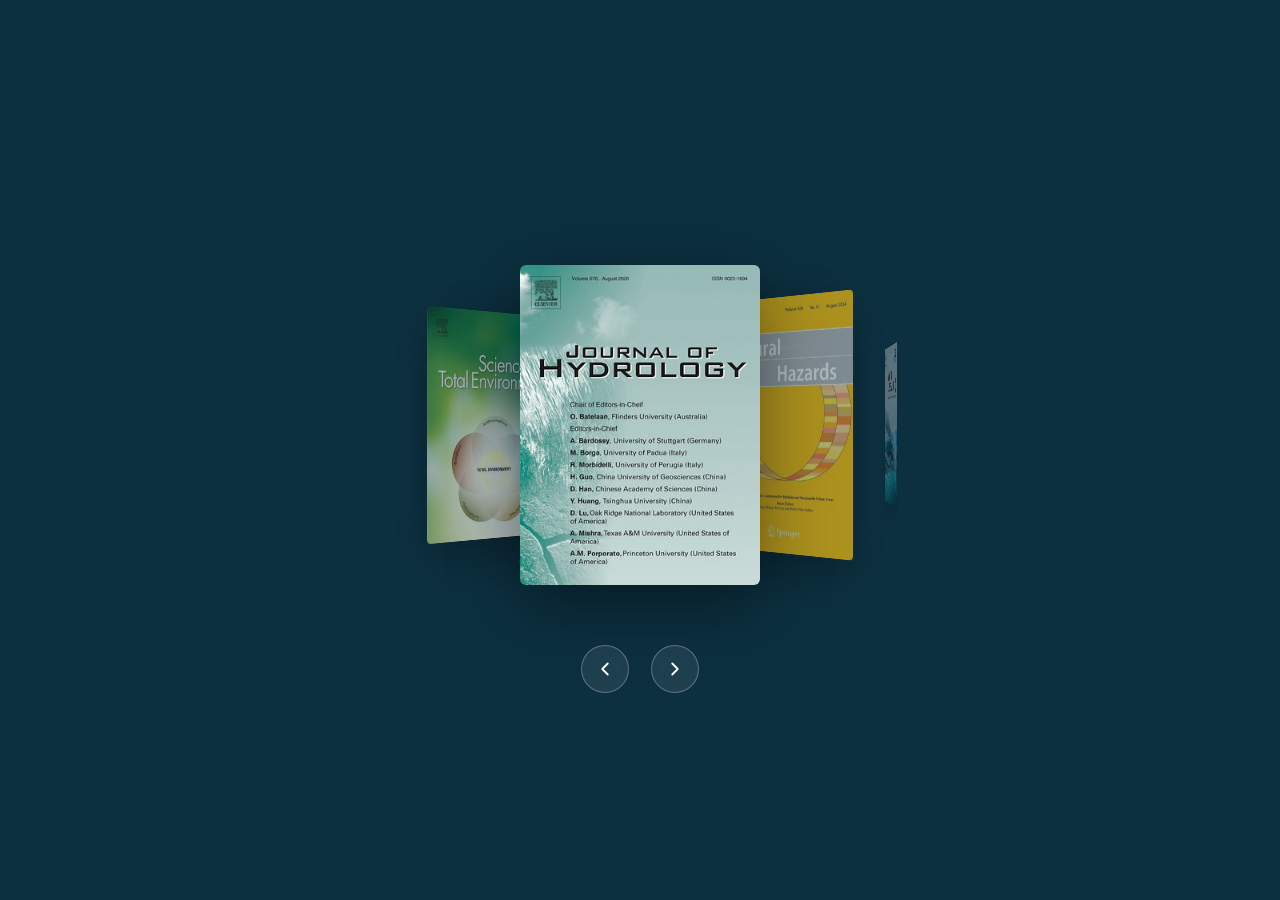
<file: publications-carousel.html>
<!--
  3D CYLINDRICAL PUBLICATION CAROUSEL  —  Rahul Deopa
  ============================================================================
  Self-contained & transparent. Everything is scoped with the "cf-" prefix so
  it won't clash with your site's CSS.

  TO EMBED IN YOUR SITE: copy the three blocks below into your publications
  section — (1) the <div class="cf-wrap"> … </div>, (2) the <style> block,
  (3) the <script> block. No libraries, no build step.

  DATA: the four real publications (cover image, title, journal, year, DOI)
  live in the PUBS array at the top of the <script>. Edit only there to add or
  reorder papers. Covers load from your GitHub assets by absolute URL, so they
  render immediately and keep working after deploy.
-->
<!DOCTYPE html>
<html lang="en">
<head>
<meta charset="UTF-8" />
<meta name="viewport" content="width=device-width, initial-scale=1.0" />
<title>Publications carousel — preview</title>
<style>
  /* ---- preview page only (NOT part of the component) ---- */
  body{ margin:0; min-height:100vh; display:grid; place-items:center;
        background:#0C3040; /* stand-in so you can see the transparent carousel; remove when embedding */
        font-family:system-ui,sans-serif; }
</style>

<!-- ================= (2) COMPONENT STYLES ================= -->
<style>
  .cf-wrap{
    /* accents pulled from your site theme */
    --cf-accent:#35A9C0;
    --cf-accent-deep:#12718A;
    --cf-card-w:clamp(150px, 40vw, 240px);
    position:relative;
    width:100%;
    padding:1rem 0 0.5rem;
    display:flex; flex-direction:column; align-items:center;
    background:transparent;               /* transparent — blends with the page */
    user-select:none; -webkit-user-select:none;
  }
  .cf{
    position:relative;
    width:100%;
    height:clamp(280px, 58vw, 420px);
    perspective:1200px;
    outline:none;
  }
  .cf-stage{
    position:absolute; inset:0;
    transform-style:preserve-3d;
    touch-action:pan-y;                    /* vertical page scroll still works */
    cursor:grab;
  }
  .cf-stage.dragging{ cursor:grabbing; }
  .cf-card{
    position:absolute; left:50%; top:50%;
    width:var(--cf-card-w);
    will-change:transform, opacity;
    transition:transform .55s cubic-bezier(.22,.61,.36,1), opacity .55s ease;
    transform-style:preserve-3d;
  }
  .cf-card a{
    display:block; outline:none; -webkit-tap-highlight-color:transparent;
    border-radius:6px;
    transition:transform .3s ease, filter .3s ease;
  }
  .cf-card img{
    display:block; width:100%; height:auto; border-radius:6px;
    /* soft shadow only — NO frame, panel, base, or background */
    filter:drop-shadow(0 18px 34px rgba(0,0,0,.45));
    pointer-events:none;                   /* so drags don't get eaten by the image */
  }
  /* hover / focus cue that the cover is clickable: slight raise + glow */
  .cf-card.is-front a:hover,
  .cf-card a:focus-visible{
    transform:translateY(-6px) scale(1.04);
    filter:drop-shadow(0 0 14px rgba(53,169,192,.65)) drop-shadow(0 22px 40px rgba(0,0,0,.5));
  }
  .cf-card a:focus-visible{ outline:2.5px solid var(--cf-accent); outline-offset:6px; }

  /* arrows */
  .cf-controls{ display:flex; gap:1.4rem; margin-top:0.6rem; }
  .cf-btn{
    width:48px; height:48px; border-radius:50%;
    border:1px solid rgba(255,255,255,.28);
    background:rgba(255,255,255,.08); color:#fff;
    display:grid; place-items:center; cursor:pointer;
    backdrop-filter:blur(4px);
    transition:background .18s ease, border-color .18s ease, transform .18s ease;
  }
  .cf-btn:hover{ background:var(--cf-accent-deep); border-color:var(--cf-accent); }
  .cf-btn:active{ transform:scale(.92); }
  .cf-btn:focus-visible{ outline:2.5px solid var(--cf-accent); outline-offset:3px; }
  .cf-btn svg{ width:22px; height:22px; }

  .cf-sr{ position:absolute; width:1px; height:1px; overflow:hidden; clip:rect(0 0 0 0); white-space:nowrap; }

  @media (prefers-reduced-motion:reduce){
    .cf-card, .cf-card a{ transition:none; }
  }
</style>
</head>
<body>

<!-- ================= (1) COMPONENT MARKUP ================= -->
<div class="cf-wrap">
  <div class="cf" id="cf"
       role="group" aria-roledescription="carousel"
       aria-label="Research publications — rotate to browse">
    <div class="cf-stage" id="cfStage"><!-- cards injected by script --></div>
  </div>

  <div class="cf-controls">
    <button class="cf-btn" id="cfPrev" aria-label="Rotate to previous publication">
      <svg viewBox="0 0 24 24" fill="none" stroke="currentColor" stroke-width="2" stroke-linecap="round" stroke-linejoin="round"><path d="M15 6l-6 6 6 6"/></svg>
    </button>
    <button class="cf-btn" id="cfNext" aria-label="Rotate to next publication">
      <svg viewBox="0 0 24 24" fill="none" stroke="currentColor" stroke-width="2" stroke-linecap="round" stroke-linejoin="round"><path d="M9 6l6 6-6 6"/></svg>
    </button>
  </div>

  <div class="cf-sr" aria-live="polite" id="cfLive"></div>
</div>

<!-- ================= (3) COMPONENT SCRIPT ================= -->
<script>
(function(){
  // -------- REAL PUBLICATION DATA (edit only here) --------
  const PUBS = [
    { cover:"https://rahuldeopaiitr.github.io/assets/cover_jhy.jpg",
      title:"Integrated hydrodynamic–water-quality modelling and QMRA of flood-borne human-health risk during the 2023 Delhi flood",
      journal:"Journal of Hydrology", year:"2026",
      doi:"https://doi.org/10.1016/j.jhydrol.2026.135999" },
    { cover:"https://rahuldeopaiitr.github.io/assets/cover_nh.jpg",
      title:"Cascading impacts of 2025 June–July multi-hazard episodes in the Western Himalayas",
      journal:"Natural Hazards", year:"2025",
      doi:"https://doi.org/10.1007/s11069-025-07699-x" },
    { cover:"https://rahuldeopaiitr.github.io/assets/cover_wrx.jpg",
      title:"HyEco: a hybrid hydrodynamic-cum-ecological modelling framework for flood and human-health risks",
      journal:"Water Research X", year:"2025",
      doi:"https://doi.org/10.1016/j.wroa.2025.100396" },
    { cover:"https://rahuldeopaiitr.github.io/assets/cover_stoten.jpg",
      title:"Urbanization–climate change–flood risk nexus in densely populated urban megacities",
      journal:"Science of the Total Environment", year:"2024",
      doi:"https://doi.org/10.1016/j.scitotenv.2024.175882" }
  ];

  const stage = document.getElementById('cfStage');
  const cf    = document.getElementById('cf');
  const live  = document.getElementById('cfLive');
  const n = PUBS.length;
  let active = 0;

  // build cards
  const cards = PUBS.map((p, i) => {
    const card = document.createElement('div');
    card.className = 'cf-card';
    const a = document.createElement('a');
    a.href = p.doi;
    a.target = '_blank';
    a.rel = 'noopener';
    a.setAttribute('aria-label',
      'Open “' + p.title + '” — ' + p.journal + ' (' + p.year + '). Opens the DOI in a new tab.');
    const img = document.createElement('img');
    img.src = p.cover;
    img.alt = p.journal + ' (' + p.year + ') — ' + p.title;
    img.loading = 'lazy';
    a.appendChild(img);
    card.appendChild(a);
    stage.appendChild(card);
    return card;
  });

  // layout constants derived from card width (recomputed on resize)
  let GAP, DEPTH;
  const ROT = 48, SCALE_STEP = 0.16, MAX_VISIBLE = 3;
  function measure(){
    const w = cards[0].getBoundingClientRect().width || 200;
    GAP = w * 0.72;
    DEPTH = w * 0.95;
  }

  function offsetOf(i){
    let o = i - active;
    if (o >  n/2) o -= n;
    if (o < -n/2) o += n;
    return o;
  }

  function render(){
    cards.forEach((card, i) => {
      const o = offsetOf(i);
      const ao = Math.abs(o);
      const hidden = ao > MAX_VISIBLE;
      const scale = Math.max(0.4, 1 - ao * SCALE_STEP);
      const opacity = hidden ? 0 : Math.max(0, 1 - ao * 0.34);
      card.style.transform =
        'translate(-50%,-50%)' +
        ' translateX(' + (o * GAP) + 'px)' +
        ' translateZ(' + (-ao * DEPTH) + 'px)' +
        ' rotateY(' + (-o * ROT) + 'deg)' +
        ' scale(' + scale + ')';
      card.style.opacity = opacity;
      card.style.zIndex = String(100 - ao);
      card.style.pointerEvents = hidden ? 'none' : 'auto';
      card.classList.toggle('is-front', o === 0);
      card.querySelector('a').tabIndex = hidden ? -1 : 0;
    });
    const p = PUBS[active];
    live.textContent = p.journal + ' (' + p.year + '): ' + p.title;
  }

  function setActive(k){ active = ((k % n) + n) % n; render(); }

  // arrows
  document.getElementById('cfPrev').addEventListener('click', () => setActive(active - 1));
  document.getElementById('cfNext').addEventListener('click', () => setActive(active + 1));

  // keyboard on the carousel region
  cf.tabIndex = 0;
  cf.addEventListener('keydown', (e) => {
    if (e.key === 'ArrowLeft'){ e.preventDefault(); setActive(active - 1); }
    else if (e.key === 'ArrowRight'){ e.preventDefault(); setActive(active + 1); }
  });

  // drag / swipe (pointer events cover mouse + touch)
  let dragging = false, lastX = 0, accum = 0, moved = 0, stepPx = 70;
  stage.addEventListener('pointerdown', (e) => {
    dragging = true; lastX = e.clientX; accum = 0; moved = 0;
    stepPx = Math.max(48, (cards[0].getBoundingClientRect().width || 200) * 0.5);
    stage.classList.add('dragging');
    stage.setPointerCapture(e.pointerId);
  });
  stage.addEventListener('pointermove', (e) => {
    if (!dragging) return;
    const dx = e.clientX - lastX; lastX = e.clientX;
    accum += dx; moved += Math.abs(dx);
    while (accum >  stepPx){ setActive(active - 1); accum -= stepPx; }  // drag right → previous
    while (accum < -stepPx){ setActive(active + 1); accum += stepPx; }
  });
  const endDrag = (e) => { if (!dragging) return; dragging = false; stage.classList.remove('dragging');
    try { stage.releasePointerCapture(e.pointerId); } catch(_){} };
  stage.addEventListener('pointerup', endDrag);
  stage.addEventListener('pointercancel', endDrag);

  // suppress the DOI navigation if the pointer was dragged (so a swipe never opens a link)
  cards.forEach((card) => {
    card.querySelector('a').addEventListener('click', (e) => {
      if (moved > 10) { e.preventDefault(); }
    });
  });

  window.addEventListener('resize', () => { measure(); render(); });

  // init (measure after images have a box)
  measure(); render();
  window.addEventListener('load', () => { measure(); render(); });
})();
</script>
</body>
</html>
</file>
<file: styles.css>
/* =====================================================================
   RAHUL DEOPA — academic homepage (magazine redesign)
   Palette: dark flood navy hero/footer · teal + water-blue accents ·
   red for CTAs & section tabs · light paper body · white cards.
   ===================================================================== */
:root{
  --navy:#071E29; --navy-2:#0C3040; --deep:#0F4C5C;
  --teal:#16697A; --teal-2:#1C8AA6; --water:#35A9C0;
  --red:#D6402F; --red-2:#B7331F;
  --paper:#EEF2F3; --panel:#E5EBEC; --card:#FFFFFF;
  --ink:#12303B; --slate:#5E7079; --line:#D4DEDF; --line-2:#E7EDEE;
  --mono:"Space Mono",ui-monospace,monospace;
  --disp:"Space Grotesk",system-ui,sans-serif;
  --body:"Inter",system-ui,sans-serif;
  --wrap:1440px; --edge:clamp(1rem,4vw,3rem);
}
*{box-sizing:border-box;}
html{scroll-behavior:smooth;scroll-padding-top:78px;}
body{margin:0;background:var(--paper);color:var(--ink);font-family:var(--body);font-size:16px;line-height:1.6;-webkit-font-smoothing:antialiased;}
img{max-width:100%;display:block;}
a{color:var(--teal);text-decoration:none;}
a:hover{color:var(--deep);}
h1,h2,h3,h4{font-family:var(--disp);font-weight:600;line-height:1.15;margin:0;}
::selection{background:var(--water);color:var(--navy);}
.wrap{max-width:var(--wrap);margin:0 auto;padding-inline:var(--edge);}
.skip{position:absolute;left:-999px;}.skip:focus{left:12px;top:12px;background:#fff;padding:8px 14px;border-radius:8px;z-index:200;}
:focus-visible{outline:2.5px solid var(--water);outline-offset:3px;border-radius:3px;}

/* section tab header: red bar + title, optional right link */
.tab{display:flex;align-items:baseline;gap:12px;margin:0 0 22px;}
.tab h2{font-size:clamp(1.3rem,2.6vw,1.7rem);color:var(--navy-2);}
.tab::before{content:"";width:4px;height:22px;background:var(--red);border-radius:2px;transform:translateY(3px);}
.tab .more{margin-left:auto;font-family:var(--mono);font-size:12px;color:var(--red);align-self:center;}
.tab .more:hover{color:var(--red-2);}
.eyebrow{font-family:var(--mono);font-size:12px;letter-spacing:.14em;text-transform:uppercase;color:var(--teal);margin:0 0 10px;}
section{padding:clamp(2.2rem,4.5vw,3.4rem) 0;}
section.alt{background:var(--panel);}

/* ---------------- NAV ---------------- */
header{position:sticky;top:0;z-index:100;background:rgba(255,255,255,.92);backdrop-filter:blur(10px);border-bottom:1px solid var(--line);}
.nav{max-width:var(--wrap);margin:0 auto;padding:12px var(--edge);display:flex;align-items:center;gap:20px;}
.brand{display:flex;align-items:center;gap:11px;color:var(--navy-2);}
.brand img{width:38px;height:38px;object-fit:contain;}
.brand-txt{display:flex;flex-direction:column;line-height:1.1;font-family:var(--disp);}
.brand-txt b{font-size:16px;font-weight:700;color:var(--navy-2);}
.brand-txt em{font-style:normal;font-size:11px;color:var(--slate);font-family:var(--mono);}
.menu{list-style:none;display:flex;gap:24px;margin:0 auto 0 30px;padding:0;}
.menu a{font-size:13.5px;font-weight:500;letter-spacing:.02em;color:var(--ink);text-transform:uppercase;font-family:var(--disp);}
.menu a:hover{color:var(--teal);}
.connect{background:var(--red);color:#fff;font-family:var(--disp);font-weight:600;font-size:13px;padding:9px 18px;border-radius:8px;text-transform:uppercase;letter-spacing:.02em;white-space:nowrap;}
.connect:hover{background:var(--red-2);color:#fff;}
.burger{display:none;background:none;border:1px solid var(--line);border-radius:7px;padding:7px 10px;font-family:var(--mono);font-size:12px;cursor:pointer;color:var(--navy-2);}

/* ---------------- HERO ---------------- */
.hero{position:relative;overflow:hidden;background:var(--navy);color:#fff;}
.hero-bg{position:absolute;inset:0;z-index:0;background:
   radial-gradient(120% 90% at 82% 20%,rgba(28,138,166,.35),transparent 60%),
   linear-gradient(120deg,#071E29 0%,#0A2E3D 48%,#0C3B4A 100%);}
.hero-bg img{position:absolute;inset:0;width:100%;height:100%;object-fit:cover;opacity:.55;}
.hero-bg::after{content:"";position:absolute;inset:0;background:linear-gradient(90deg,rgba(7,30,41,.97) 0%,rgba(7,30,41,.82) 34%,rgba(7,30,41,.42) 62%,rgba(7,30,41,.18) 100%),linear-gradient(0deg,rgba(7,30,41,.55),rgba(7,30,41,0) 45%);}
.hero .wrap{position:relative;z-index:1;padding-block:clamp(2.4rem,6vw,4rem);}
.hero-grid{display:grid;grid-template-columns:1.15fr .85fr;gap:clamp(1.5rem,4vw,3rem);align-items:center;}
.hero .eyebrow{color:var(--red);letter-spacing:.16em;}
.hero .eyebrow b{color:var(--water);font-weight:700;}
.hero h1{font-size:clamp(2.4rem,5.4vw,3.7rem);font-weight:700;letter-spacing:-.02em;margin:0 0 16px;color:#fff;}
.hero h1 .w{color:var(--water);} .hero h1 .g{color:#7FD1A6;}
.hero .lede{color:#C3D7DC;max-width:44ch;margin:0 0 22px;font-size:1.02rem;}
.hero-cta{display:flex;flex-wrap:wrap;gap:12px;margin-bottom:20px;}
.btn{display:inline-flex;align-items:center;gap:8px;font-family:var(--disp);font-weight:600;font-size:14px;padding:12px 20px;border-radius:9px;border:1px solid transparent;cursor:pointer;transition:.2s;}
.btn-primary{background:var(--teal-2);color:#fff;}
.btn-primary:hover{background:var(--water);color:var(--navy);}
.btn-ghost{background:transparent;border-color:rgba(255,255,255,.35);color:#fff;}
.btn-ghost:hover{border-color:var(--water);color:#fff;background:rgba(53,169,192,.14);}
.btn svg{width:16px;height:16px;}
.hero-social{display:flex;flex-wrap:wrap;gap:18px;}
.hero-social a{display:inline-flex;align-items:center;gap:7px;color:#BBD2D8;font-size:13px;font-family:var(--mono);}
.hero-social a:hover{color:#fff;}
.hero-social svg{width:17px;height:17px;}
/* portrait medallion */
.hero-portrait{justify-self:center;text-align:center;}
.hero-portrait .ring{width:clamp(180px,20vw,240px);aspect-ratio:1;border-radius:50%;overflow:hidden;border:4px solid rgba(255,255,255,.85);box-shadow:0 20px 50px -18px rgba(0,0,0,.6);margin:0 auto;background:var(--deep);}
.hero-portrait .ring img{width:100%;height:100%;object-fit:cover;}
.hero-portrait .nm{font-family:var(--disp);font-weight:600;font-size:1.15rem;margin-top:16px;color:#fff;}
.hero-portrait .rl{font-size:13px;color:#C3D7DC;margin-top:3px;}
.hero-portrait .loc{font-family:var(--mono);font-size:12px;color:var(--water);margin-top:6px;display:inline-flex;align-items:center;gap:5px;}
.hero-portrait .loc svg{width:13px;height:13px;}

/* ---------------- FLAGSHIP + ABOUT ---------------- */
.flag-row{display:grid;grid-template-columns:1.35fr .9fr;gap:22px;margin-top:-38px;position:relative;z-index:5;}
.flagship{background:linear-gradient(135deg,#0A2C3A,#0F4C5C);color:#fff;border-radius:16px;padding:26px;display:grid;grid-template-columns:1.1fr .9fr;gap:22px;box-shadow:0 30px 60px -30px rgba(7,30,41,.6);}
.flagship .eyebrow{color:var(--red);}
.flagship h3{font-size:1.5rem;margin:0 0 10px;color:#fff;}
.flagship p{color:#BFD6DC;font-size:.94rem;margin:0 0 18px;}
.flagship .fbtns{display:flex;flex-wrap:wrap;gap:10px;}
.flagship .mapwrap{border-radius:12px;overflow:hidden;background:#08222E;border:1px solid rgba(255,255,255,.12);position:relative;min-height:190px;display:flex;}
.flagship .mapwrap img{width:100%;height:100%;object-fit:cover;}
.aboutme{background:var(--card);border:1px solid var(--line);border-radius:16px;padding:26px;box-shadow:0 20px 44px -30px rgba(12,48,64,.35);}
.aboutme h3{display:flex;align-items:center;gap:9px;font-size:1.25rem;color:var(--navy-2);margin-bottom:12px;}
.aboutme h3 svg{width:20px;height:20px;color:var(--teal);}
.aboutme p{color:var(--slate);font-size:.95rem;margin:0 0 14px;}
.aboutme .rm{font-family:var(--mono);font-size:12.5px;color:var(--red);}

/* ---------------- THEMES ---------------- */
.themes{display:grid;grid-template-columns:repeat(4,1fr);gap:18px;}
.theme{background:var(--card);border:1px solid var(--line);border-radius:14px;padding:22px;transition:.2s;}
.theme:hover{transform:translateY(-4px);box-shadow:0 18px 40px -26px rgba(12,48,64,.4);border-color:var(--teal);}
.theme .ic{width:44px;height:44px;border-radius:11px;background:rgba(22,105,122,.10);display:grid;place-items:center;margin-bottom:14px;}
.theme .ic svg{width:24px;height:24px;color:var(--teal);}
.theme h3{font-size:1.06rem;color:var(--navy-2);margin-bottom:8px;}
.theme p{font-size:.9rem;color:var(--slate);margin:0;}

/* ---------------- HIGHLIGHTS (reused slider) ---------------- */
.hl-strip{display:grid;grid-template-columns:repeat(4,1fr);gap:18px;}
.hl{display:block;background:var(--card);border:1px solid var(--line);border-radius:12px;overflow:hidden;transition:.2s;}
.hl:hover{transform:translateY(-4px);box-shadow:0 18px 40px -26px rgba(12,48,64,.4);}
.hl .fig{aspect-ratio:16/11;background:var(--panel);overflow:hidden;position:relative;}
.hl .fig img{width:100%;height:100%;object-fit:cover;}
.hl .meta{padding:13px 15px 16px;}
.hl .meta .t{font-family:var(--disp);font-weight:600;font-size:.92rem;color:var(--navy-2);line-height:1.3;display:block;}
.hl .meta .v{font-family:var(--mono);font-size:11.5px;color:var(--teal);margin-top:7px;display:inline-flex;align-items:center;gap:4px;}
.ph-fallback{position:absolute;inset:0;display:none;flex-direction:column;align-items:center;justify-content:center;gap:6px;color:var(--slate);font-family:var(--mono);font-size:11px;text-align:center;padding:12px;background:repeating-linear-gradient(45deg,#e9eeef,#e9eeef 10px,#e3e9ea 10px,#e3e9ea 20px);}
.ph-fallback svg{width:26px;height:26px;opacity:.5;}

/* ---------------- 3-COL UTILITY ROW ---------------- */
.trio{display:grid;grid-template-columns:1fr 1fr 1.15fr;gap:20px;align-items:stretch;}
.panel-card{background:var(--card);border:1px solid var(--line);border-radius:14px;padding:20px;display:flex;flex-direction:column;}
.panel-card > h3{font-size:1.05rem;color:var(--navy-2);margin-bottom:14px;display:flex;align-items:center;gap:8px;flex:none;}
.trio .panel-card .vslider,.trio .panel-card .cf-wrap{margin-block:auto;width:100%;}
.panel-card > h3::before{content:"";width:4px;height:16px;background:var(--red);border-radius:2px;}
.skillgrp{margin-bottom:14px;}
.skillgrp h4{font-family:var(--mono);font-size:11px;letter-spacing:.06em;text-transform:uppercase;color:var(--teal);margin:0 0 8px;font-weight:400;}
.chips{display:flex;flex-wrap:wrap;gap:7px;}
.chip{font-size:12.5px;padding:5px 11px;border-radius:7px;background:var(--panel);border:1px solid var(--line);color:var(--ink);}

/* videos */
.vslider{position:relative;}
.vstage{position:relative;border:1px solid var(--line);border-radius:11px;overflow:hidden;background:#0b1418;}
.vslide{display:none;} .vslide.active{display:block;}
.vthumb{position:relative;display:block;width:100%;aspect-ratio:16/9;cursor:pointer;background:#0b1418;}
.vthumb img{width:100%;height:100%;object-fit:cover;transition:transform .3s,opacity .3s;}
.vthumb:hover img{transform:scale(1.04);opacity:.85;}
.vplay{position:absolute;top:50%;left:50%;transform:translate(-50%,-50%);width:58px;height:40px;border-radius:10px;background:rgba(15,76,92,.92);display:flex;align-items:center;justify-content:center;pointer-events:none;transition:.2s;}
.vthumb:hover .vplay{background:var(--teal-2);transform:translate(-50%,-50%) scale(1.06);}
.vplay::before{content:"";border-style:solid;border-width:8px 0 8px 14px;border-color:transparent transparent transparent #fff;margin-left:3px;}
.vthumb iframe{position:absolute;inset:0;width:100%;height:100%;border:0;}
.vnav{position:absolute;top:50%;transform:translateY(-50%);z-index:3;width:32px;height:32px;border-radius:50%;border:none;background:rgba(255,255,255,.85);color:var(--ink);font-size:19px;cursor:pointer;display:flex;align-items:center;justify-content:center;}
.vnav:hover{background:#fff;} .vprev{left:8px;} .vnext{right:8px;}
.vdots{display:flex;justify-content:center;gap:7px;margin-top:10px;}
.vdots button{width:8px;height:8px;border-radius:50%;border:none;padding:0;cursor:pointer;background:var(--line);transition:.2s;}
.vdots button.active{background:var(--teal-2);width:20px;border-radius:4px;}

/* ---------------- 3D PUBLICATION COVERFLOW ---------------- */
.cf-wrap{--cf-accent:#16697A;--cf-accent-deep:#0F4C5C;--cf-card-w:clamp(120px,12vw,150px);position:relative;width:100%;padding:0 40px;display:flex;align-items:center;justify-content:center;background:transparent;user-select:none;-webkit-user-select:none;}
.cf{position:relative;width:100%;height:clamp(230px,26vw,290px);perspective:1100px;outline:none;}
.cf-stage{position:absolute;inset:0;transform-style:preserve-3d;touch-action:pan-y;cursor:grab;}
.cf-stage.dragging{cursor:grabbing;}
.cf-card{position:absolute;left:50%;top:50%;width:var(--cf-card-w);transform-style:preserve-3d;will-change:transform,opacity;transition:transform .6s cubic-bezier(.22,.61,.36,1),opacity .5s ease;}
.cf-card a{display:block;outline:none;border-radius:7px;-webkit-tap-highlight-color:transparent;transition:transform .3s;}
.cf-frame{position:relative;width:100%;aspect-ratio:3/4;border-radius:7px;overflow:hidden;background:#fff;box-shadow:0 14px 30px -12px rgba(14,27,36,.4);transition:box-shadow .4s;}
.cf-frame img{width:100%;height:100%;object-fit:cover;pointer-events:none;}
.cf-card.is-front .cf-frame{box-shadow:0 26px 54px -16px rgba(14,27,36,.5),0 0 0 1px rgba(255,255,255,.6);}
.cf-card.is-front a:hover{transform:translateY(-5px);}
.cf-card a:focus-visible .cf-frame{box-shadow:0 0 0 3px var(--cf-accent);}
.cf-arrow{position:absolute;top:50%;transform:translateY(-50%);z-index:20;width:36px;height:52px;border:none;background:transparent;cursor:pointer;color:#9aa7ad;display:flex;align-items:center;justify-content:center;transition:color .2s;}
.cf-arrow:hover{color:var(--cf-accent-deep);}
.cf-arrow svg{width:24px;height:24px;} .cf-prev{left:0;} .cf-next{right:0;}
.cf-sr{position:absolute;width:1px;height:1px;overflow:hidden;clip:rect(0 0 0 0);}

/* ---------------- RECENT PUBS + JOURNEY ---------------- */
.duo{display:grid;grid-template-columns:1.5fr 1fr;gap:26px;align-items:start;}
.rp{display:grid;grid-template-columns:auto 1fr auto;gap:12px;align-items:baseline;padding:12px 0;border-bottom:1px solid var(--line-2);}
.rp:last-child{border-bottom:0;}
.rp .yr{font-family:var(--mono);font-size:12px;color:var(--red);background:rgba(214,64,47,.08);padding:2px 8px;border-radius:5px;}
.rp .d{font-size:.9rem;color:var(--ink);}
.rp .d b{font-weight:600;}
.rp .v{font-family:var(--mono);font-size:11.5px;color:var(--teal);white-space:nowrap;align-self:center;}

/* journey strip */
.jrny{position:relative;}
.jtrack{display:grid;grid-template-columns:1fr 1fr;gap:14px;}
.jtrack::-webkit-scrollbar{height:7px;}.jtrack::-webkit-scrollbar-thumb{background:var(--line);border-radius:99px;}
.jslide{min-width:0;}
.jslide .fr{aspect-ratio:4/3;border-radius:10px;overflow:hidden;background:var(--panel);position:relative;}
.jslide .fr img{width:100%;height:100%;object-fit:cover;}
.jslide .yr{font-family:var(--mono);font-size:12px;color:var(--red);margin-top:8px;}
.jslide .cp{font-size:12.5px;color:var(--slate);line-height:1.35;margin-top:2px;}
.jbtns{display:none;}
.jbtns button{width:36px;height:36px;border-radius:50%;border:1px solid var(--line);background:#fff;color:var(--navy-2);cursor:pointer;display:grid;place-items:center;transition:.18s;}
.jbtns button:hover{background:var(--teal);color:#fff;border-color:var(--teal);}
.jbtns svg{width:17px;height:17px;}

/* ---------------- PROJECTS / EDU / INTERESTS ---------------- */
.proj-row{display:grid;grid-template-columns:1.1fr 1fr 1fr;gap:20px;align-items:stretch;}
.proj-item{display:flex;gap:12px;margin-bottom:16px;}
.proj-item:last-child{margin-bottom:0;}
.proj-item .pic{width:40px;height:40px;border-radius:10px;background:rgba(22,105,122,.10);display:grid;place-items:center;flex:none;}
.proj-item .pic svg{width:21px;height:21px;color:var(--teal);}
.proj-item h4{font-size:.98rem;color:var(--navy-2);margin-bottom:4px;}
.proj-item p{font-size:.86rem;color:var(--slate);margin:0;}
.edu-item{display:grid;grid-template-columns:auto 1fr;gap:12px;padding:10px 0;border-bottom:1px solid var(--line-2);}
.edu-item:last-child{border-bottom:0;}
.edu-item .dot{font-family:var(--mono);font-size:12px;color:var(--red);white-space:nowrap;position:relative;padding-left:16px;}
.edu-item .dot::before{content:"";position:absolute;left:0;top:6px;width:8px;height:8px;border-radius:50%;background:var(--red);}
.edu-item .d{font-size:.9rem;color:var(--ink);} .edu-item .d b{font-weight:600;}
.int-grid{display:grid;grid-template-columns:1fr 1fr;gap:8px;}
.int{font-size:12.5px;padding:8px 12px;border-radius:8px;background:var(--panel);border:1px solid var(--line);color:var(--ink);text-align:center;}

/* ---------------- FOOTER ---------------- */
footer{position:relative;overflow:hidden;background:var(--navy);color:#C6DBE0;padding:clamp(2.4rem,5vw,3.4rem) 0 1.6rem;}
.foot-grid{display:grid;grid-template-columns:1.3fr 1fr 1fr 1fr;gap:26px;align-items:start;}
.foot-lead{display:flex;flex-direction:column;gap:12px;}
.foot-lead .em{display:flex;align-items:center;gap:10px;}
.foot-lead .em svg{width:30px;height:30px;color:var(--water);flex:none;}
.foot-lead h3{font-size:1.15rem;color:#fff;line-height:1.25;}
.foot-lead p{font-size:.88rem;color:#9FBEC6;margin:0;}
.foot-col h4{font-family:var(--mono);font-size:11px;letter-spacing:.08em;text-transform:uppercase;color:#7FA3AC;margin:0 0 12px;font-weight:400;}
.foot-col a,.foot-col p{display:flex;align-items:center;gap:9px;color:#D6E6EA;font-size:13.5px;margin:0 0 10px;}
.foot-col a:hover{color:var(--water);}
.foot-col svg{width:15px;height:15px;flex:none;color:#7FA3AC;}
.foot-photo{border-radius:12px;overflow:hidden;border:1px solid rgba(255,255,255,.14);}
.foot-photo img{width:100%;aspect-ratio:16/10;object-fit:cover;}
.foot-bottom{margin-top:26px;padding-top:16px;border-top:1px solid rgba(255,255,255,.12);display:flex;flex-wrap:wrap;gap:12px;justify-content:space-between;font-family:var(--mono);font-size:12px;color:#7FA3AC;}
.foot-bottom a{color:#7FA3AC;} .foot-bottom a:hover{color:var(--water);}

/* ---------------- RESPONSIVE ---------------- */
@media(max-width:1000px){
  .hero-grid{grid-template-columns:1fr;} .hero-portrait{order:-1;}
  .flag-row{grid-template-columns:1fr;margin-top:-24px;}
  .flagship{grid-template-columns:1fr;}
  .themes,.hl-strip{grid-template-columns:repeat(2,1fr);}
  .trio,.proj-row{grid-template-columns:1fr;}
  .duo{grid-template-columns:1fr;}
  .foot-grid{grid-template-columns:1fr 1fr;}
}
@media(max-width:640px){
  .menu{display:none;position:absolute;top:100%;left:0;right:0;flex-direction:column;gap:0;background:#fff;border-bottom:1px solid var(--line);margin:0;padding:8px var(--edge);}
  .menu.open{display:flex;} .menu li{padding:4px 0;} .burger{display:inline-block;margin-left:auto;}
  .connect{display:none;}
  .themes,.hl-strip{grid-template-columns:1fr;}
  .foot-grid{grid-template-columns:1fr;}
  .int-grid{grid-template-columns:1fr;}
  .rp{grid-template-columns:auto 1fr;} .rp .v{grid-column:2;}
}
@media(prefers-reduced-motion:reduce){*{transition:none!important;scroll-behavior:auto;}}
</file>
